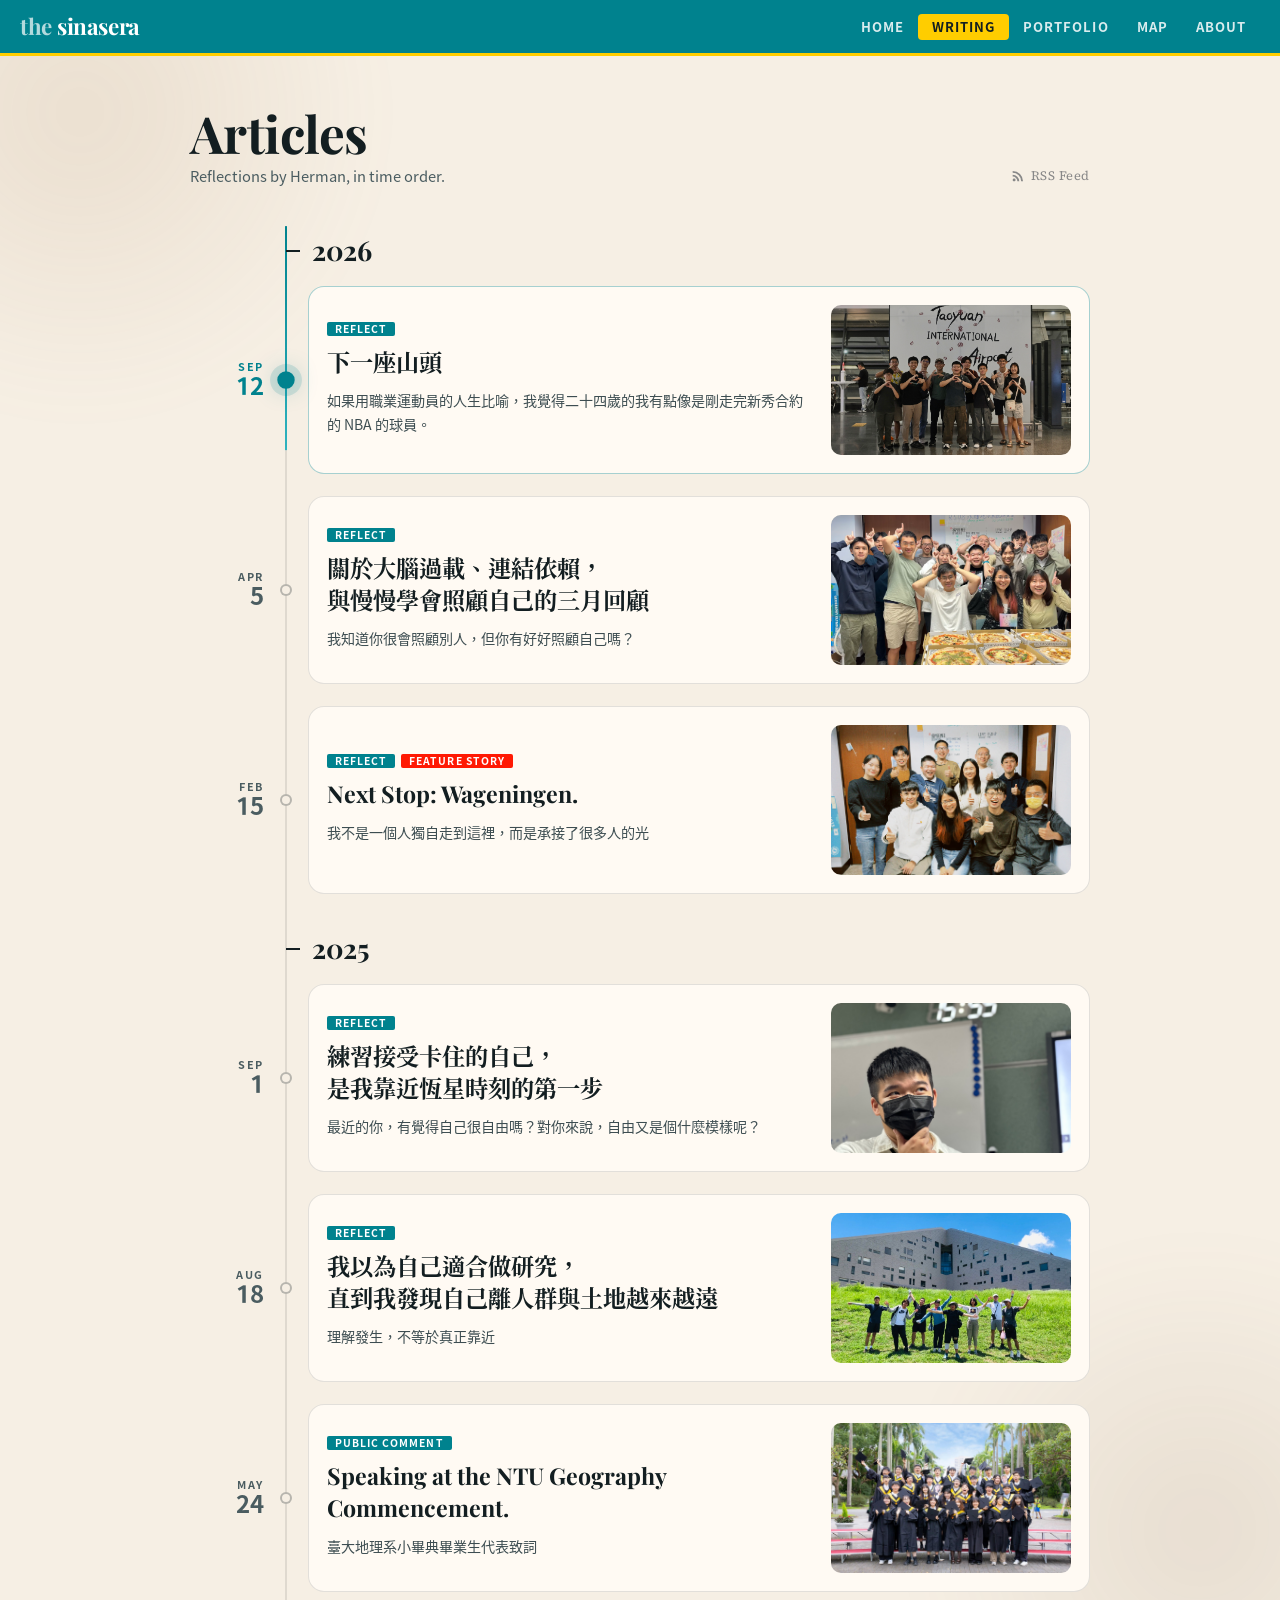
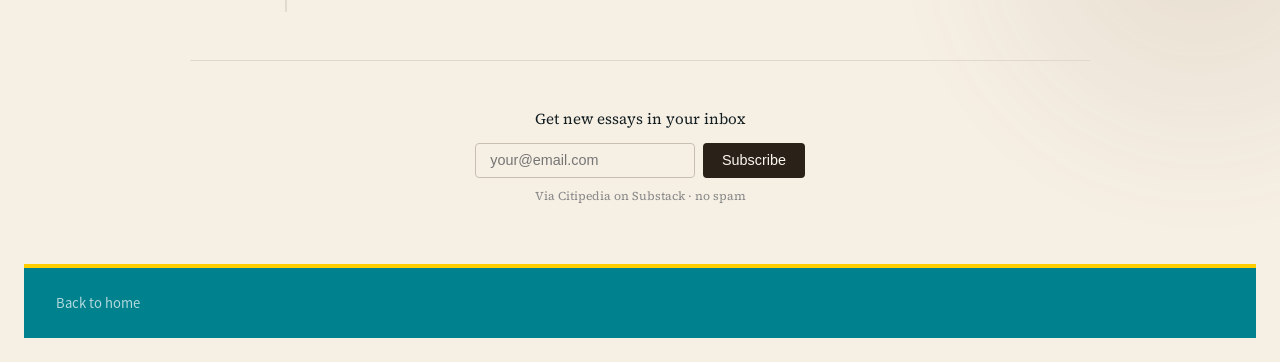
<file: articles/index.html>
<!doctype html>
<html lang="en">
  <head>
    <meta charset="UTF-8" />
    <meta name="viewport" content="width=device-width, initial-scale=1.0" />
    <title>Articles | The Sinasera</title>
    <meta
      name="description"
      content="Writing from The Sinasera."
    />
    <link rel="stylesheet" href="../styles.css" />
    <link rel="alternate" type="application/rss+xml" title="The Sinasera" href="/feed.xml" />
    <script defer src="../script.js"></script>
  </head>
  <body>
    <div class="page-shell">
      <div class="ambient ambient-left"></div>
      <div class="ambient ambient-right"></div>

      <header class="site-header">
        <a class="brand" href="../index.html" aria-label="The Sinasera home">
          <span class="brand-text brand-wordmark">
            <span class="brand-prefix">the</span>
            <span class="brand-name">sinasera</span>
          </span>
        </a>

        <nav class="site-nav" aria-label="Primary">
          <a href="../index.html">Home</a>
          <a href="../articles/index.html" aria-current="page">Writing</a>
          <a href="../portfolio.html">Portfolio</a>
          <a href="../map.html">Map</a>
          <a href="../index.html#about">About</a>
        </nav>

        <button class="nav-toggle" aria-label="開啟選單" aria-expanded="false" aria-controls="nav-drawer">
          <span></span><span></span><span></span>
        </button>
      </header>

      <div class="nav-backdrop" id="nav-backdrop"></div>
      <nav class="nav-drawer" id="nav-drawer" aria-label="Primary">
        <a href="../index.html">Home</a>
        <a href="../articles/index.html" aria-current="page">Writing</a>
        <a href="../portfolio.html">Portfolio</a>
        <a href="../map.html">Map</a>
        <a href="../index.html#about">About</a>
      </nav>

      <main>
        <section class="section reveal writing-archive-page">
          <div class="archive-header">
            <div>
              <h2 class="archive-title">Articles</h2>
              <p class="archive-intro">Reflections by Herman, in time order.</p>
            </div>
            <a class="rss-link" href="../feed.xml" title="Subscribe via RSS">
              <svg xmlns="http://www.w3.org/2000/svg" width="16" height="16" viewBox="0 0 24 24" fill="currentColor" aria-hidden="true"><path d="M6.18 15.64a2.18 2.18 0 0 1 2.18 2.18C8.36 19.01 7.38 20 6.18 20C4.98 20 4 19.01 4 17.82a2.18 2.18 0 0 1 2.18-2.18M4 4.44A15.56 15.56 0 0 1 19.56 20h-2.83A12.73 12.73 0 0 0 4 7.27V4.44m0 5.66a9.9 9.9 0 0 1 9.9 9.9h-2.83A7.07 7.07 0 0 0 4 12.93V10.1z"/></svg>
              RSS Feed
            </a>
          </div>
          <div class="archive-list" data-articles-root="." data-articles-archive></div>

          <div class="subscribe-block">
            <p class="subscribe-label">Get new essays in your inbox</p>
            <form
              action="https://citipedia.substack.com/api/v1/free"
              method="post"
              target="_blank"
              class="subscribe-form"
            >
              <input type="email" name="email" placeholder="your@email.com" required class="subscribe-input" />
              <button type="submit" class="subscribe-btn">Subscribe</button>
            </form>
            <p class="subscribe-note">Via <a href="https://citipedia.substack.com" target="_blank" rel="noopener">Citipedia on Substack</a> · no spam</p>
          </div>
        </section>
      </main>

      <footer class="site-footer">
        <p><a href="../index.html">Back to home</a></p>
      </footer>
    </div>
  </body>
</html>
</file>
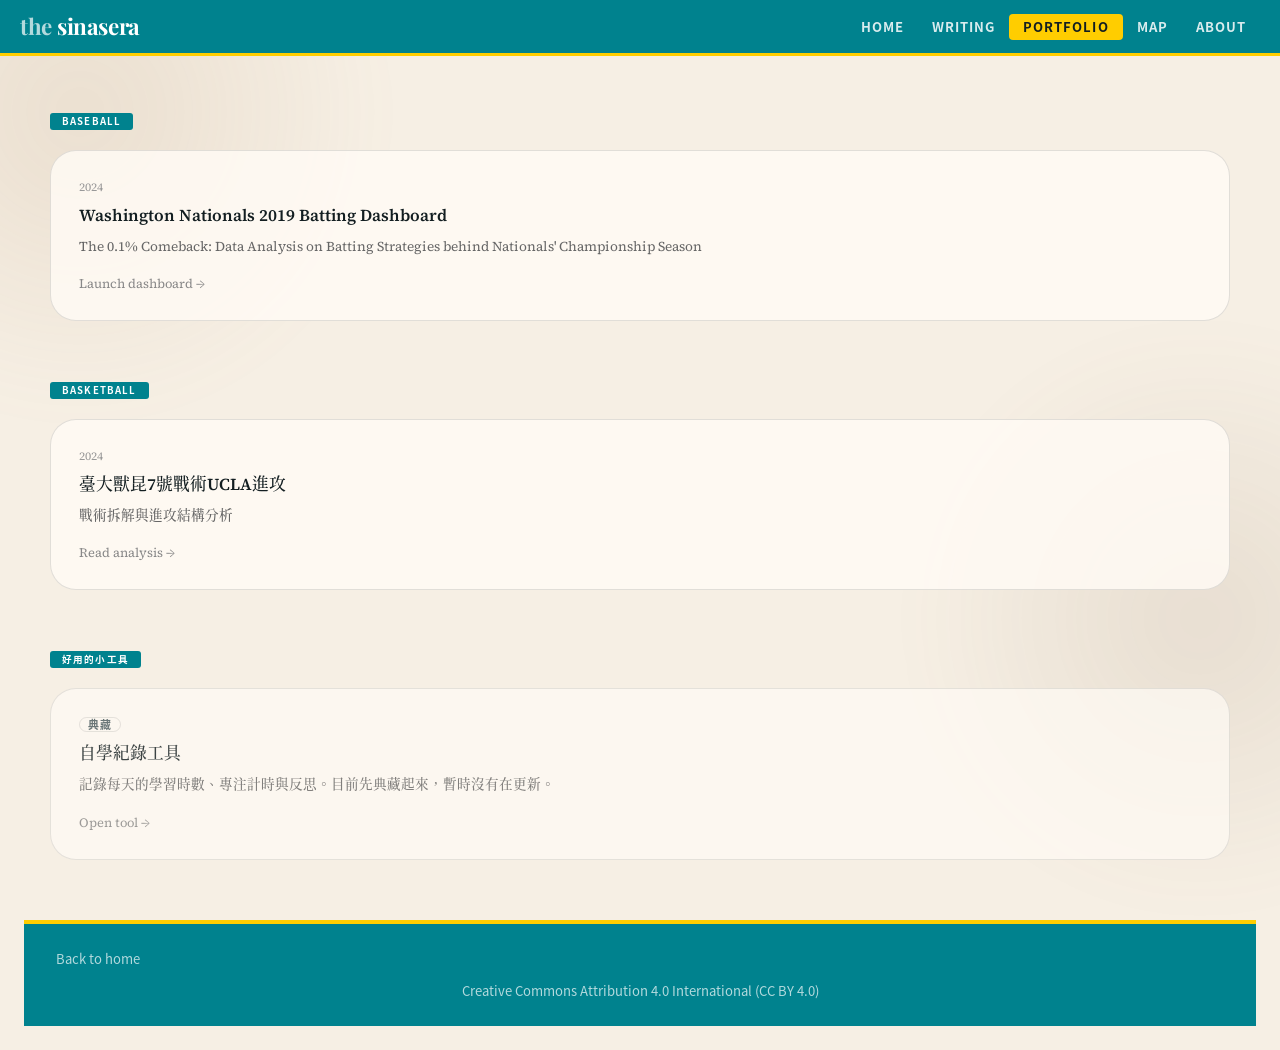
<file: portfolio.html>
<!doctype html>
<html lang="en">
  <head>
    <meta charset="UTF-8" />
    <meta name="viewport" content="width=device-width, initial-scale=1.0" />
    <title>Portfolio | The Sinasera</title>
    <meta
      name="description"
      content="Portfolio page for baseball analysis from The Sinasera."
    />
    <link rel="stylesheet" href="styles.css" />
    <script defer src="script.js"></script>
  </head>
  <body>
    <div class="page-shell">
      <div class="ambient ambient-left"></div>
      <div class="ambient ambient-right"></div>

      <header class="site-header">
        <a class="brand" href="index.html" aria-label="The Sinasera home">
          <span class="brand-text brand-wordmark">
            <span class="brand-prefix">the</span>
            <span class="brand-name">sinasera</span>
          </span>
        </a>

        <nav class="site-nav" aria-label="Primary">
          <a href="index.html">Home</a>
          <a href="articles/index.html">Writing</a>
          <a href="portfolio.html" aria-current="page">Portfolio</a>
          <a href="map.html">Map</a>
          <a href="index.html#about">About</a>
        </nav>

        <button class="nav-toggle" aria-label="開啟選單" aria-expanded="false" aria-controls="nav-drawer">
          <span></span><span></span><span></span>
        </button>
      </header>

      <div class="nav-backdrop" id="nav-backdrop"></div>
      <nav class="nav-drawer" id="nav-drawer" aria-label="Primary">
        <a href="index.html">Home</a>
        <a href="articles/index.html">Writing</a>
        <a href="portfolio.html" aria-current="page">Portfolio</a>
        <a href="map.html">Map</a>
        <a href="index.html#about">About</a>
      </nav>

      <main>
        <section class="section reveal">
          <div class="portfolio-feed" data-portfolio></div>
        </section>
      </main>

      <footer class="site-footer">
        <p><a href="index.html">Back to home</a></p>
        <p class="footer-center"><a href="https://creativecommons.org/licenses/by/4.0/" target="_blank" rel="noopener noreferrer">Creative Commons Attribution 4.0 International (CC BY 4.0)</a></p>
      </footer>
    </div>
  </body>
</html>
</file>
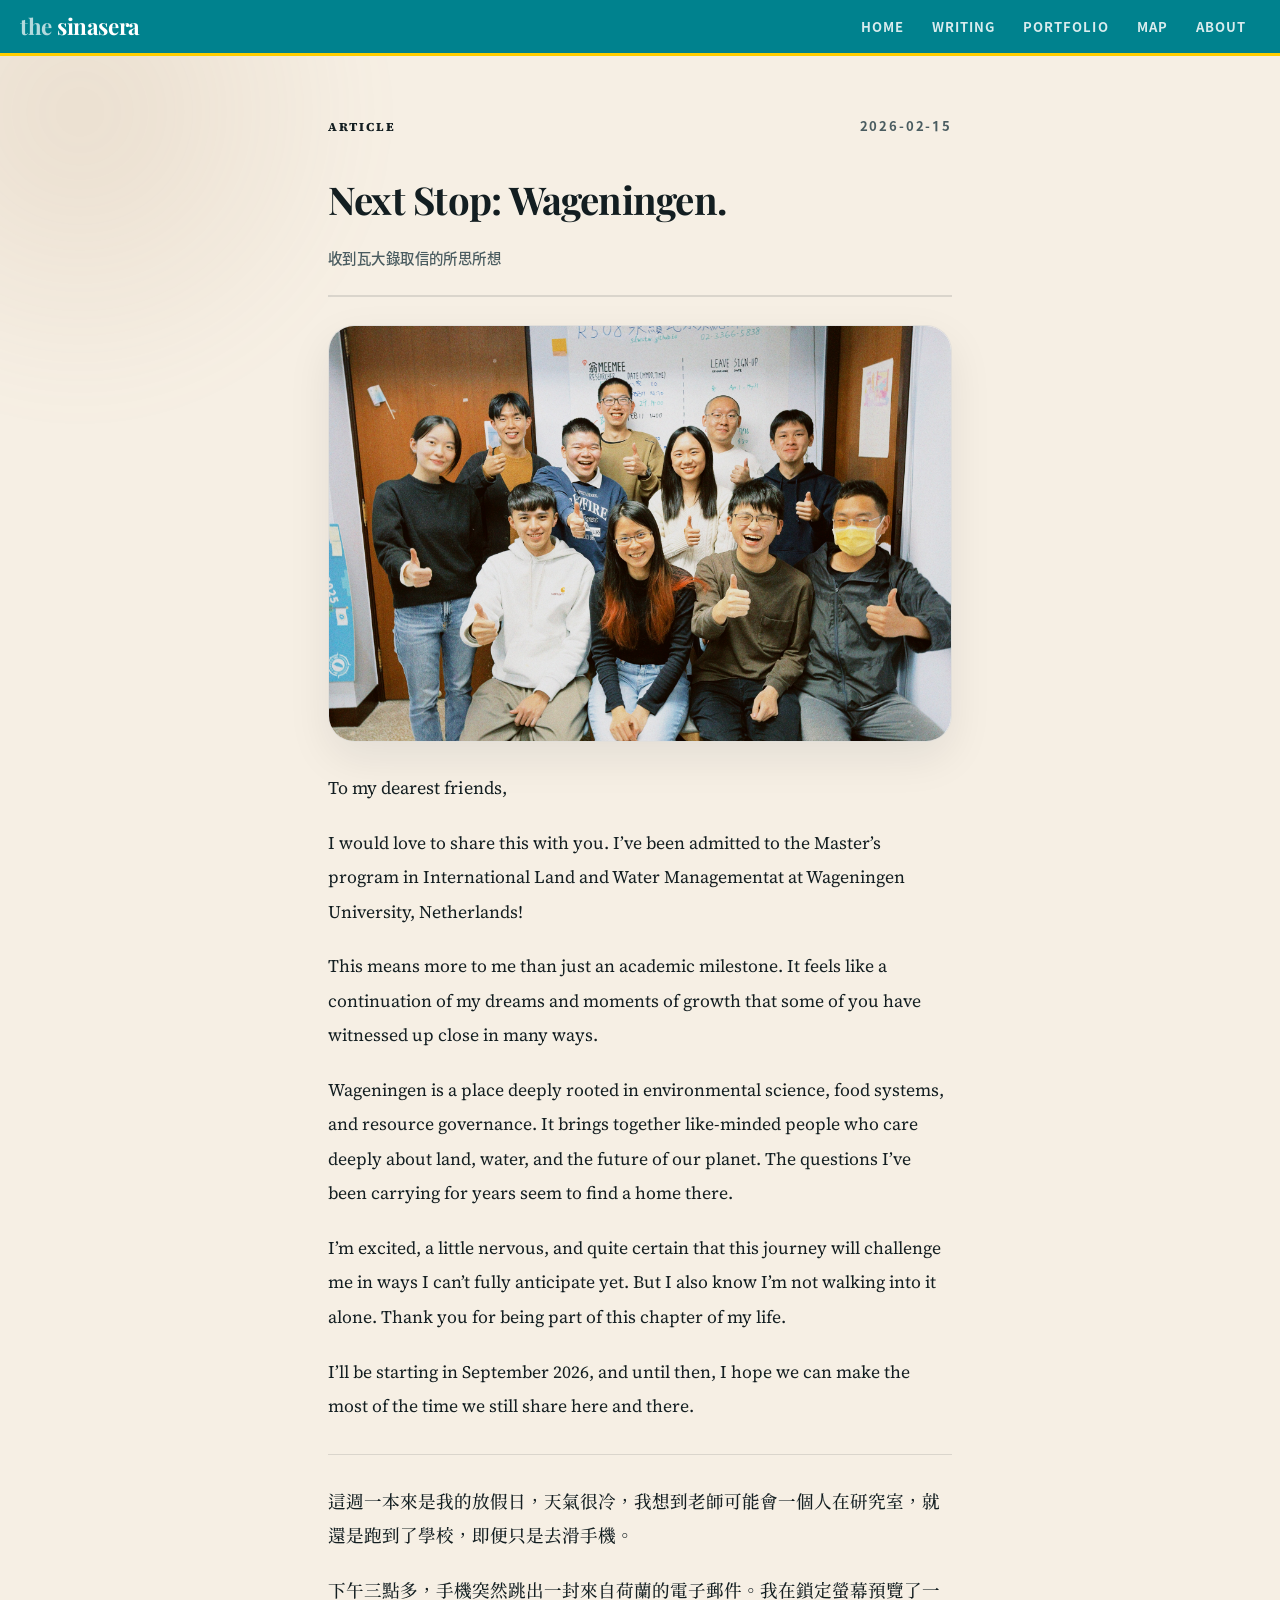
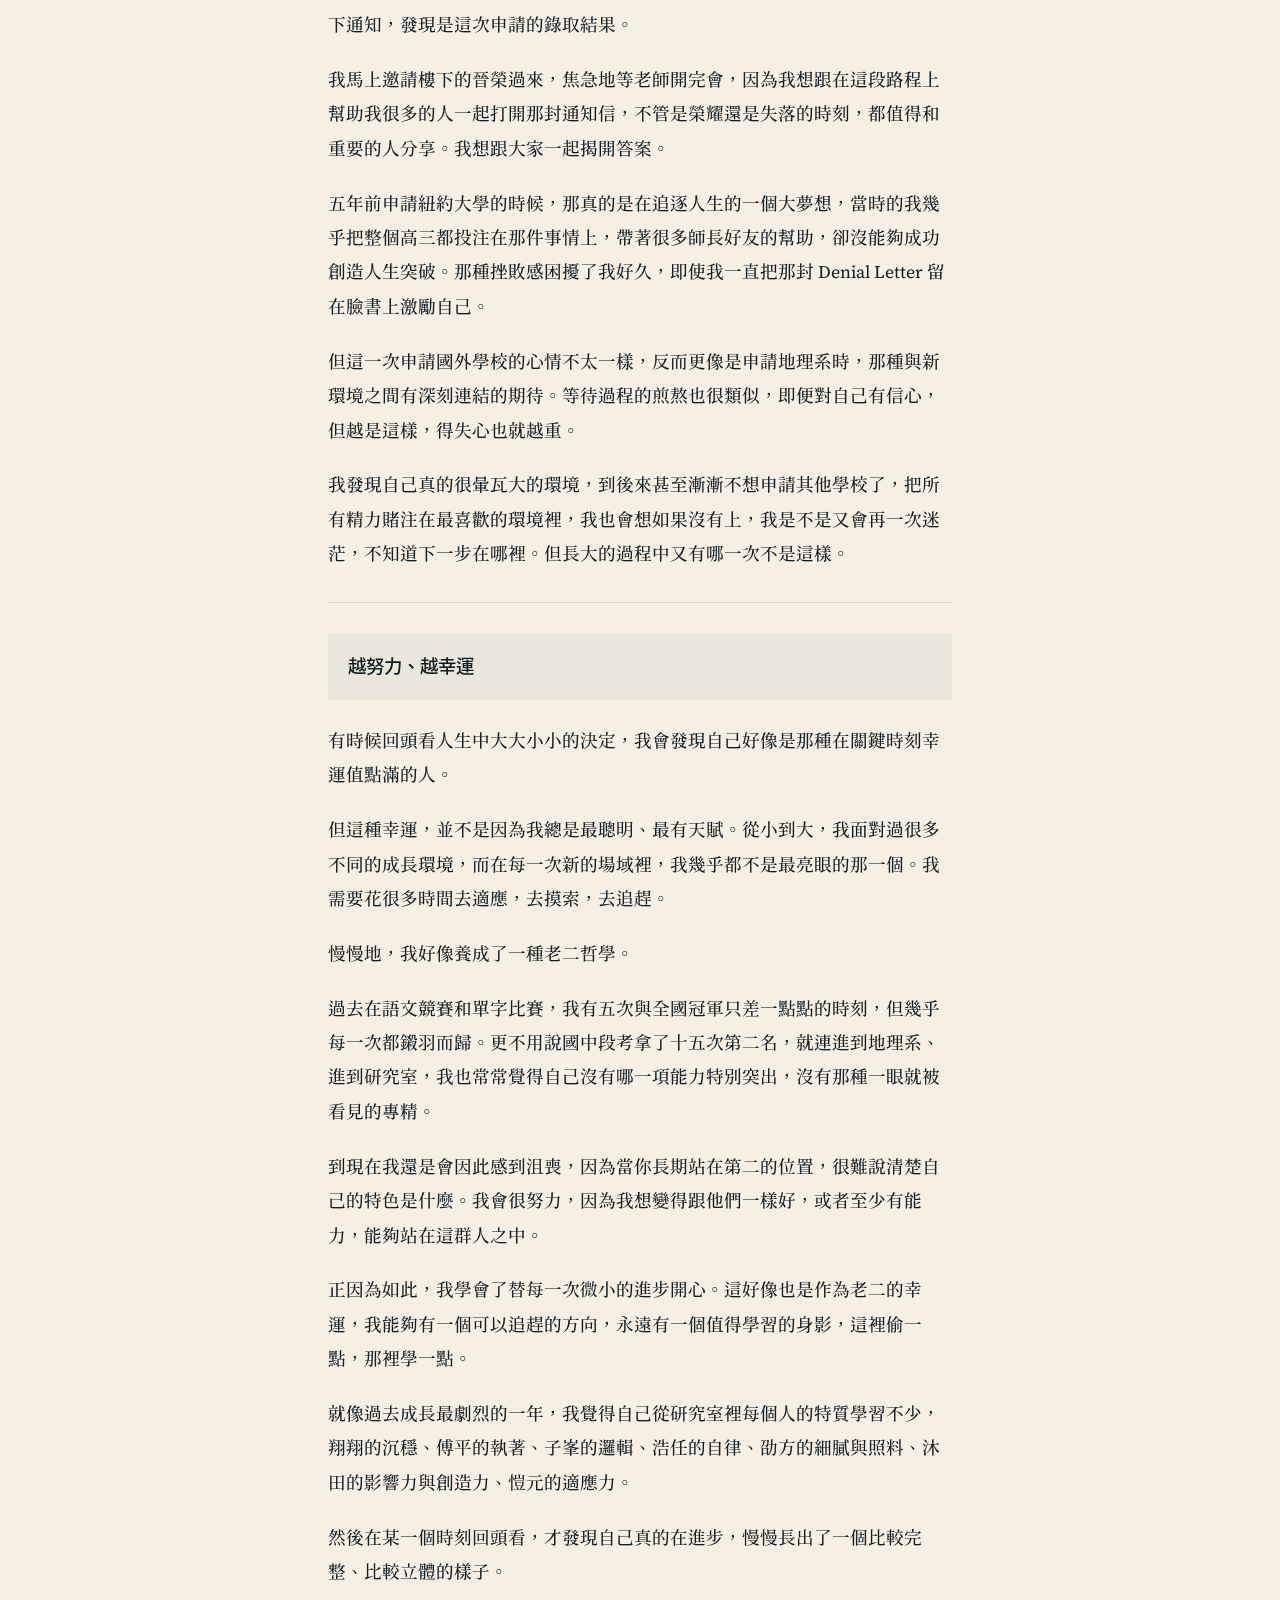
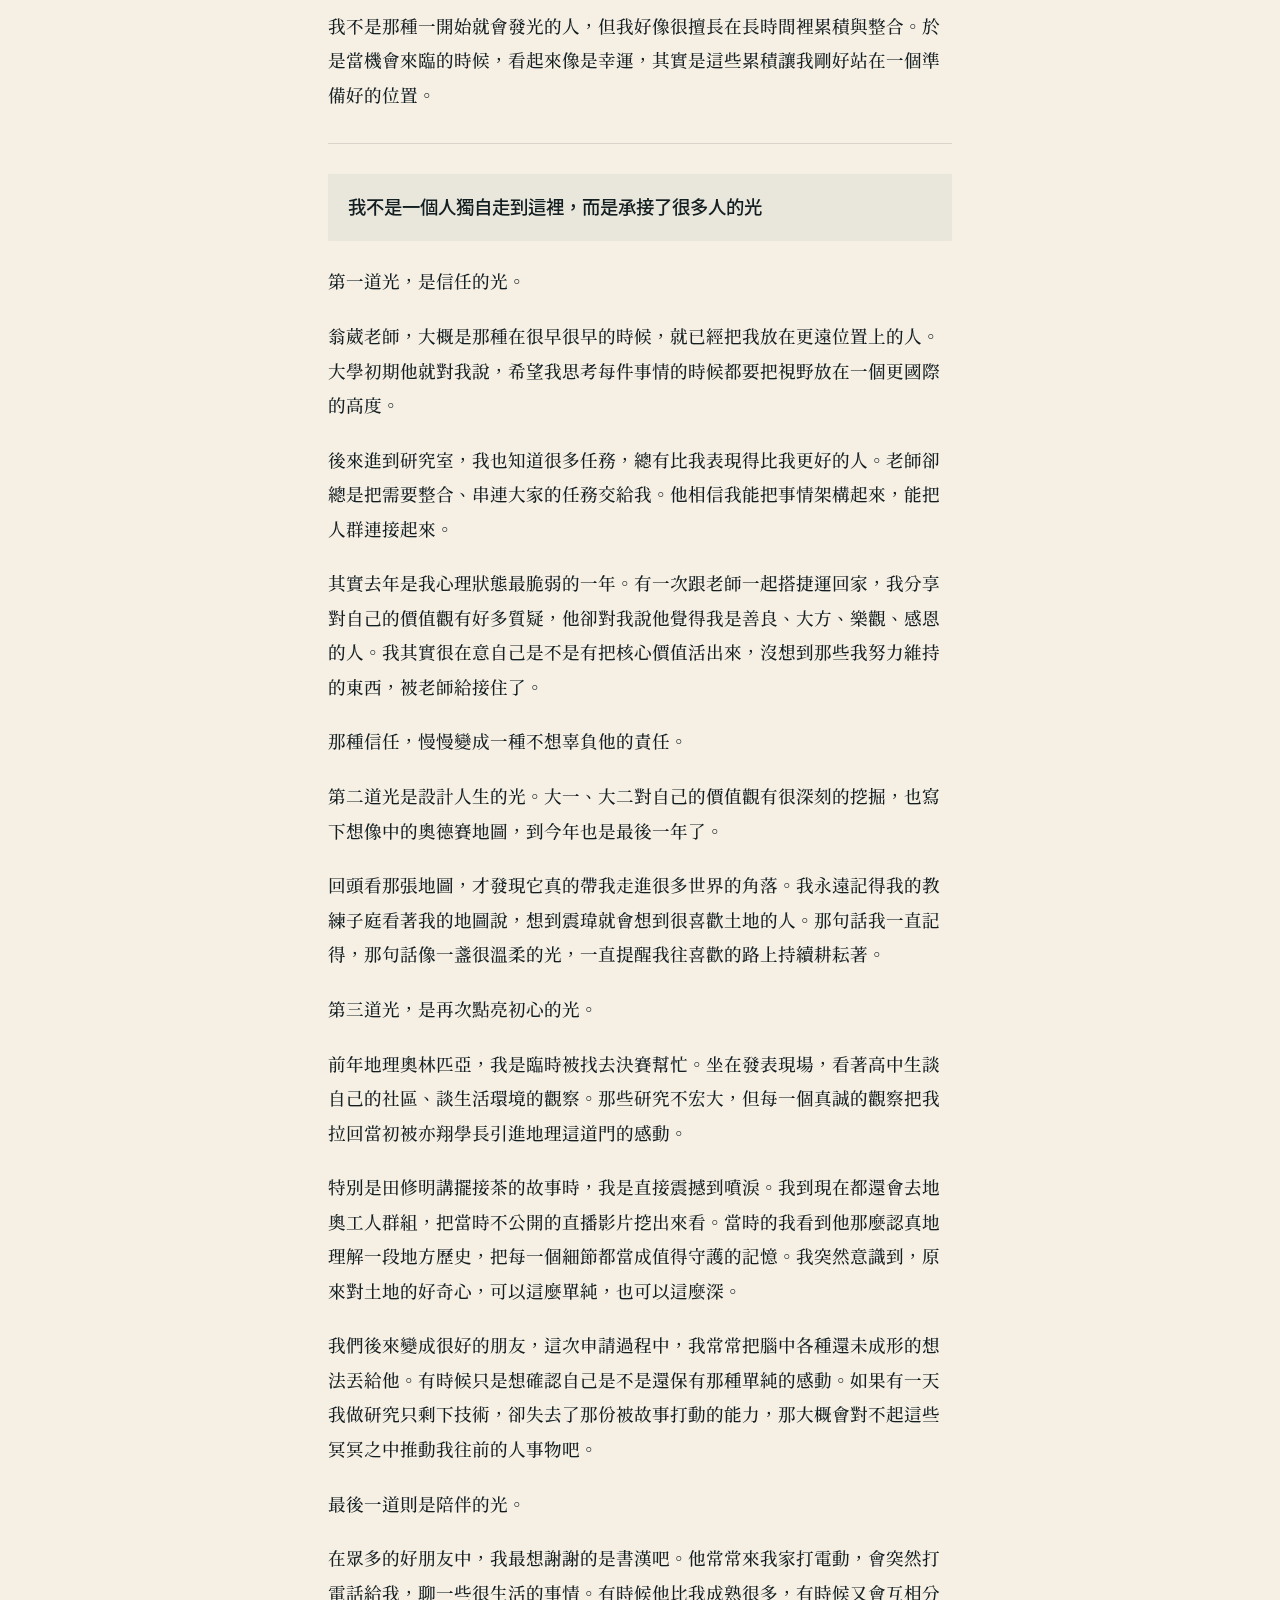
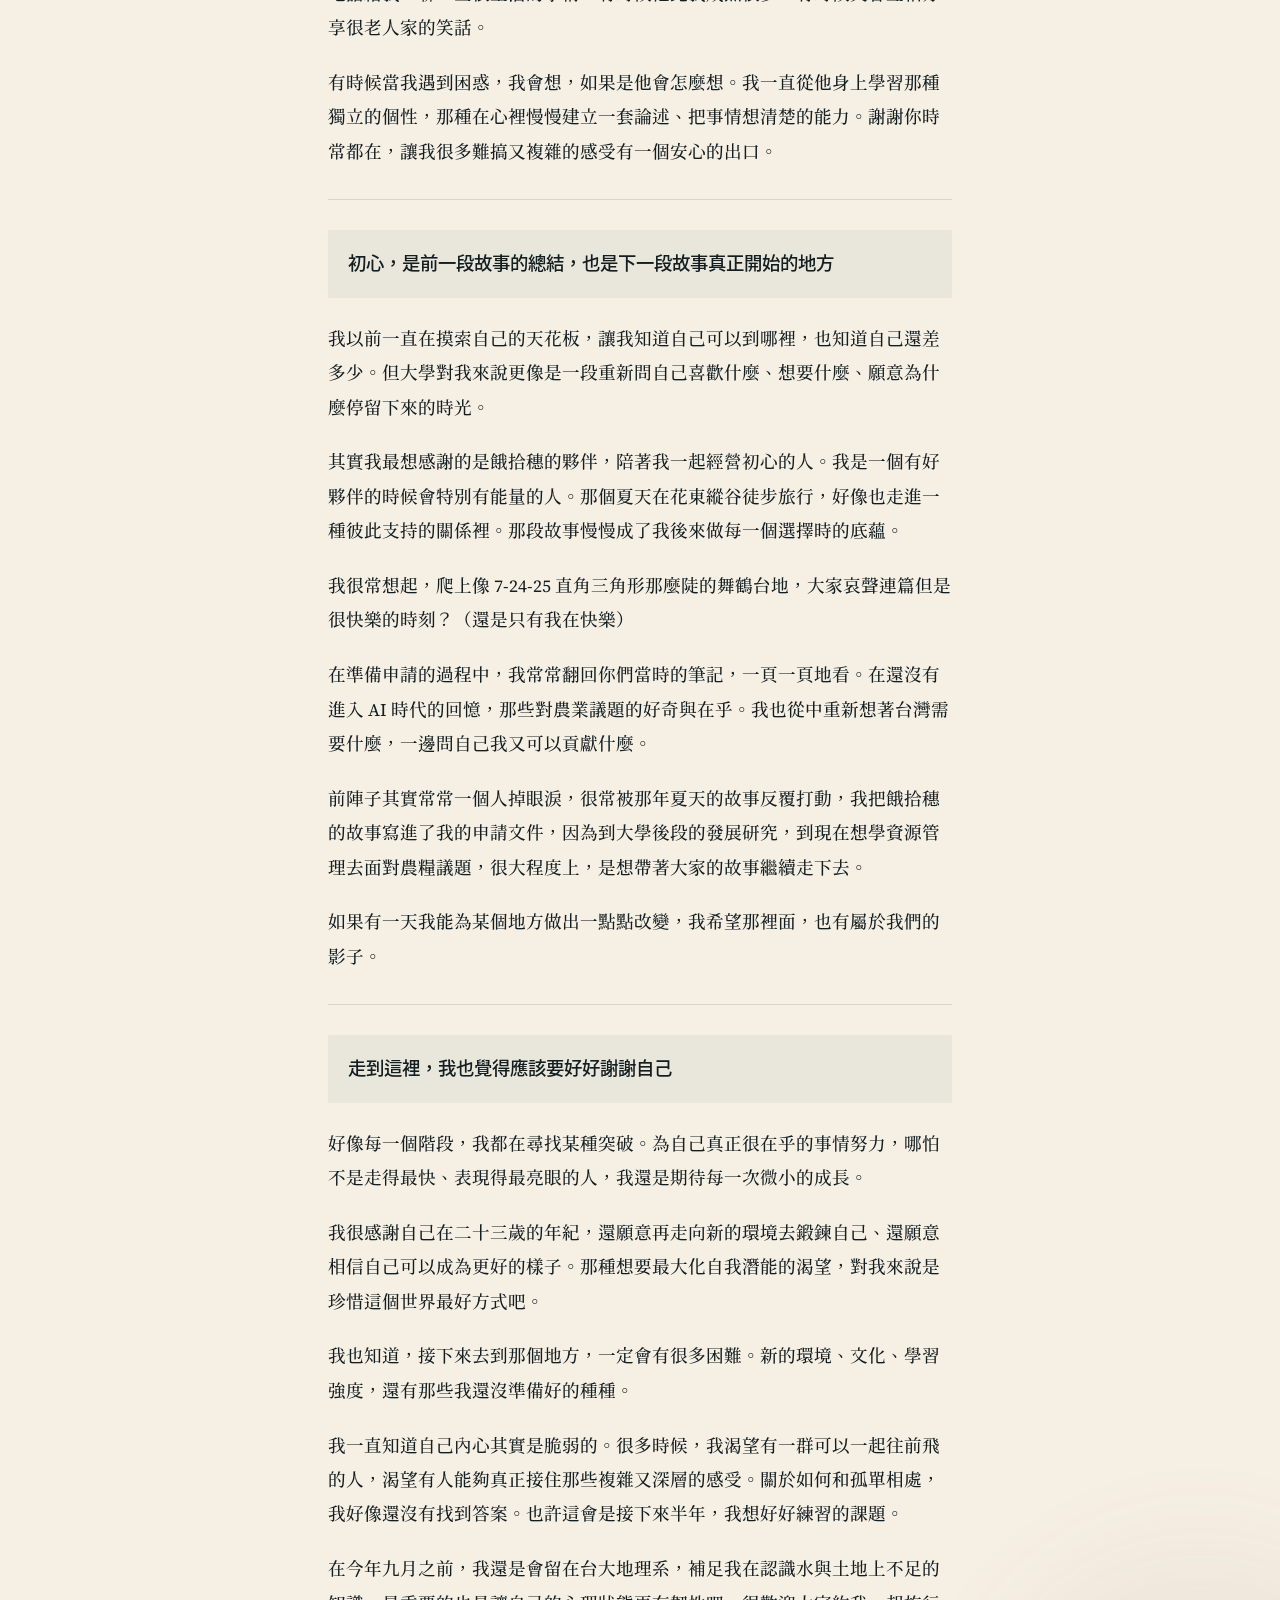
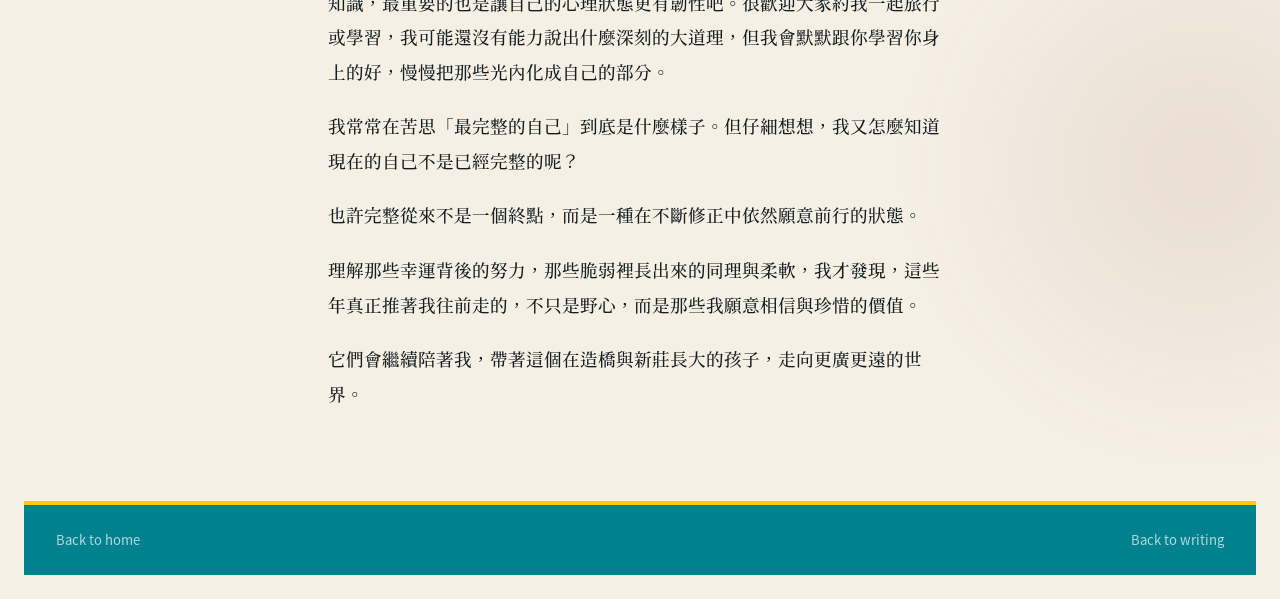
<file: articles/admission-to-wageningen.html>
<!doctype html>
<html lang="en">
  <head>
    <meta charset="UTF-8" />
    <meta name="viewport" content="width=device-width, initial-scale=1.0" />
    <title>Next Stop: Wageningen. | The Sinasera</title>
    <meta
      name="description"
      content="Next Stop: Wageningen, published on 2026-02-15."
    />
    <link rel="stylesheet" href="../styles.css" />
    <script defer src="../script.js"></script>
  </head>
  <body>
    <div class="page-shell">
      <div class="ambient ambient-left"></div>
      <div class="ambient ambient-right"></div>

      <header class="site-header">
        <a class="brand" href="../index.html" aria-label="The Sinasera home">
          <span class="brand-text brand-wordmark">
            <span class="brand-prefix">the</span>
            <span class="brand-name">sinasera</span>
          </span>
        </a>

        <nav class="site-nav" aria-label="Primary">
          <a href="../index.html">Home</a>
          <a href="../articles/index.html">Writing</a>
          <a href="../portfolio.html">Portfolio</a>
          <a href="../map.html">Map</a>
          <a href="../index.html#about">About</a>
        </nav>

        <button class="nav-toggle" aria-label="開啟選單" aria-expanded="false" aria-controls="nav-drawer">
          <span></span><span></span><span></span>
        </button>
      </header>

      <div class="nav-backdrop" id="nav-backdrop"></div>
      <nav class="nav-drawer" id="nav-drawer" aria-label="Primary">
        <a href="../index.html">Home</a>
        <a href="../articles/index.html">Writing</a>
        <a href="../portfolio.html">Portfolio</a>
        <a href="../map.html">Map</a>
        <a href="../index.html#about">About</a>
      </nav>

      <main>
        <article class="article-shell section admission-article">
          <div class="article-header">
            <div class="article-header-top">
              <p class="eyebrow">Article</p>
              <span class="article-date">2026-02-15</span>
            </div>
            <h1>Next Stop: Wageningen.</h1>
            <p class="article-title-zh">收到瓦大錄取信的所思所想</p>
          </div>

          <section class="article-gallery">
            <div class="gallery-card">
              <figure class="gallery-figure">
                <img src="../images/r508-celebration-admission.JPG" alt="Admission celebration photo" />
              </figure>
            </div>
          </section>

          <div class="article-body">
            <p>To my dearest friends,</p>
            <p>
              I would love to share this with you. I’ve been admitted to the Master’s program in International Land and Water Managementat at Wageningen University, Netherlands!
            </p>
            <p>
              This means more to me than just an academic milestone. It feels like a continuation of my dreams and moments of growth that some of you have witnessed up close in many ways.
            </p>
            <p>
              Wageningen is a place deeply rooted in environmental science, food systems, and resource governance. It brings together like-minded people who care deeply about land, water, and the future of our planet. The questions I’ve been carrying for years seem to find a home there.
            </p>
            <p>
              I’m excited, a little nervous, and quite certain that this journey will challenge me in ways I can’t fully anticipate yet. But I also know I’m not walking into it alone. Thank you for being part of this chapter of my life.
            </p>
            <p>
              I’ll be starting in September 2026, and until then, I hope we can make the most of the time we still share here and there.
            </p>

            <hr class="article-break" />

            <p>
              這週一本來是我的放假日，天氣很冷，我想到老師可能會一個人在研究室，就還是跑到了學校，即便只是去滑手機。
            </p>
            <p>
              下午三點多，手機突然跳出一封來自荷蘭的電子郵件。我在鎖定螢幕預覽了一下通知，發現是這次申請的錄取結果。
            </p>
            <p>
              我馬上邀請樓下的晉榮過來，焦急地等老師開完會，因為我想跟在這段路程上幫助我很多的人一起打開那封通知信，不管是榮耀還是失落的時刻，都值得和重要的人分享。我想跟大家一起揭開答案。
            </p>
            <p>
              五年前申請紐約大學的時候，那真的是在追逐人生的一個大夢想，當時的我幾乎把整個高三都投注在那件事情上，帶著很多師長好友的幫助，卻沒能夠成功創造人生突破。那種挫敗感困擾了我好久，即使我一直把那封 Denial Letter 留在臉書上激勵自己。
            </p>
            <p>
              但這一次申請國外學校的心情不太一樣，反而更像是申請地理系時，那種與新環境之間有深刻連結的期待。等待過程的煎熬也很類似，即便對自己有信心，但越是這樣，得失心也就越重。
            </p>
            <p>
              我發現自己真的很暈瓦大的環境，到後來甚至漸漸不想申請其他學校了，把所有精力賭注在最喜歡的環境裡，我也會想如果沒有上，我是不是又會再一次迷茫，不知道下一步在哪裡。但長大的過程中又有哪一次不是這樣。
            </p>

            <hr class="article-break" />

            <blockquote class="article-highlight">越努力、越幸運</blockquote>
            <p>
              有時候回頭看人生中大大小小的決定，我會發現自己好像是那種在關鍵時刻幸運值點滿的人。
            </p>
            <p>
              但這種幸運，並不是因為我總是最聰明、最有天賦。從小到大，我面對過很多不同的成長環境，而在每一次新的場域裡，我幾乎都不是最亮眼的那一個。我需要花很多時間去適應，去摸索，去追趕。
            </p>
            <p>
              慢慢地，我好像養成了一種老二哲學。
            </p>
            <p>
              過去在語文競賽和單字比賽，我有五次與全國冠軍只差一點點的時刻，但幾乎每一次都鎩羽而歸。更不用說國中段考拿了十五次第二名，就連進到地理系、進到研究室，我也常常覺得自己沒有哪一項能力特別突出，沒有那種一眼就被看見的專精。
            </p>
            <p>
              到現在我還是會因此感到沮喪，因為當你長期站在第二的位置，很難說清楚自己的特色是什麼。我會很努力，因為我想變得跟他們一樣好，或者至少有能力，能夠站在這群人之中。
            </p>
            <p>
              正因為如此，我學會了替每一次微小的進步開心。這好像也是作為老二的幸運，我能夠有一個可以追趕的方向，永遠有一個值得學習的身影，這裡偷一點，那裡學一點。
            </p>
            <p>
              就像過去成長最劇烈的一年，我覺得自己從研究室裡每個人的特質學習不少，翔翔的沉穩、傅平的執著、子峯的邏輯、浩任的自律、劭方的細膩與照料、沐田的影響力與創造力、愷元的適應力。
            </p>
            <p>
              然後在某一個時刻回頭看，才發現自己真的在進步，慢慢長出了一個比較完整、比較立體的樣子。
            </p>
            <p>
              我不是那種一開始就會發光的人，但我好像很擅長在長時間裡累積與整合。於是當機會來臨的時候，看起來像是幸運，其實是這些累積讓我剛好站在一個準備好的位置。
            </p>

            <hr class="article-break" />

            <blockquote class="article-highlight">
              我不是一個人獨自走到這裡，而是承接了很多人的光
            </blockquote>
            <p>
              第一道光，是信任的光。
            </p>
            <p>
              翁葳老師，大概是那種在很早很早的時候，就已經把我放在更遠位置上的人。大學初期他就對我說，希望我思考每件事情的時候都要把視野放在一個更國際的高度。
            </p>
            <p>
              後來進到研究室，我也知道很多任務，總有比我表現得比我更好的人。老師卻總是把需要整合、串連大家的任務交給我。他相信我能把事情架構起來，能把人群連接起來。
            </p>
            <p>
              其實去年是我心理狀態最脆弱的一年。有一次跟老師一起搭捷運回家，我分享對自己的價值觀有好多質疑，他卻對我說他覺得我是善良、大方、樂觀、感恩的人。我其實很在意自己是不是有把核心價值活出來，沒想到那些我努力維持的東西，被老師給接住了。
            </p>
            <p>
              那種信任，慢慢變成一種不想辜負他的責任。
            </p>
            <p>
              第二道光是設計人生的光。大一、大二對自己的價值觀有很深刻的挖掘，也寫下想像中的奧德賽地圖，到今年也是最後一年了。
            </p>
            <p>
              回頭看那張地圖，才發現它真的帶我走進很多世界的角落。我永遠記得我的教練子庭看著我的地圖說，想到震瑋就會想到很喜歡土地的人。那句話我一直記得，那句話像一盞很溫柔的光，一直提醒我往喜歡的路上持續耕耘著。
            </p>
            <p>第三道光，是再次點亮初心的光。</p>
            <p>
              前年地理奧林匹亞，我是臨時被找去決賽幫忙。坐在發表現場，看著高中生談自己的社區、談生活環境的觀察。那些研究不宏大，但每一個真誠的觀察把我拉回當初被亦翔學長引進地理這道門的感動。
            </p>
            <p>
              特別是田修明講擺接茶的故事時，我是直接震撼到噴淚。我到現在都還會去地奧工人群組，把當時不公開的直播影片挖出來看。當時的我看到他那麼認真地理解一段地方歷史，把每一個細節都當成值得守護的記憶。我突然意識到，原來對土地的好奇心，可以這麼單純，也可以這麼深。
            </p>
            <p>
              我們後來變成很好的朋友，這次申請過程中，我常常把腦中各種還未成形的想法丟給他。有時候只是想確認自己是不是還保有那種單純的感動。如果有一天我做研究只剩下技術，卻失去了那份被故事打動的能力，那大概會對不起這些冥冥之中推動我往前的人事物吧。
            </p>
            <p>最後一道則是陪伴的光。</p>
            <p>
              在眾多的好朋友中，我最想謝謝的是書漢吧。他常常來我家打電動，會突然打電話給我，聊一些很生活的事情。有時候他比我成熟很多，有時候又會互相分享很老人家的笑話。
            </p>
            <p>
              有時候當我遇到困惑，我會想，如果是他會怎麼想。我一直從他身上學習那種獨立的個性，那種在心裡慢慢建立一套論述、把事情想清楚的能力。謝謝你時常都在，讓我很多難搞又複雜的感受有一個安心的出口。
            </p>

            <hr class="article-break" />

            <blockquote class="article-highlight">
              初心，是前一段故事的總結，也是下一段故事真正開始的地方
            </blockquote>
            <p>
              我以前一直在摸索自己的天花板，讓我知道自己可以到哪裡，也知道自己還差多少。但大學對我來說更像是一段重新問自己喜歡什麼、想要什麼、願意為什麼停留下來的時光。
            </p>
            <p>
              其實我最想感謝的是餓拾穗的夥伴，陪著我一起經營初心的人。我是一個有好夥伴的時候會特別有能量的人。那個夏天在花東縱谷徒步旅行，好像也走進一種彼此支持的關係裡。那段故事慢慢成了我後來做每一個選擇時的底蘊。
            </p>
            <p>
              我很常想起，爬上像 7-24-25 直角三角形那麼陡的舞鶴台地，大家哀聲連篇但是很快樂的時刻？（還是只有我在快樂）
            </p>
            <p>
              在準備申請的過程中，我常常翻回你們當時的筆記，一頁一頁地看。在還沒有進入 AI 時代的回憶，那些對農業議題的好奇與在乎。我也從中重新想著台灣需要什麼，一邊問自己我又可以貢獻什麼。
            </p>
            <p>
              前陣子其實常常一個人掉眼淚，很常被那年夏天的故事反覆打動，我把餓拾穗的故事寫進了我的申請文件，因為到大學後段的發展研究，到現在想學資源管理去面對農糧議題，很大程度上，是想帶著大家的故事繼續走下去。
            </p>
            <p>
              如果有一天我能為某個地方做出一點點改變，我希望那裡面，也有屬於我們的影子。
            </p>

            <hr class="article-break" />

            <blockquote class="article-highlight">
              走到這裡，我也覺得應該要好好謝謝自己
            </blockquote>
            <p>
              好像每一個階段，我都在尋找某種突破。為自己真正很在乎的事情努力，哪怕不是走得最快、表現得最亮眼的人，我還是期待每一次微小的成長。
            </p>
            <p>
              我很感謝自己在二十三歲的年紀，還願意再走向新的環境去鍛鍊自己、還願意相信自己可以成為更好的樣子。那種想要最大化自我潛能的渴望，對我來說是珍惜這個世界最好方式吧。
            </p>
            <p>
              我也知道，接下來去到那個地方，一定會有很多困難。新的環境、文化、學習強度，還有那些我還沒準備好的種種。
            </p>
            <p>
              我一直知道自己內心其實是脆弱的。很多時候，我渴望有一群可以一起往前飛的人，渴望有人能夠真正接住那些複雜又深層的感受。關於如何和孤單相處，我好像還沒有找到答案。也許這會是接下來半年，我想好好練習的課題。
            </p>
            <p>
              在今年九月之前，我還是會留在台大地理系，補足我在認識水與土地上不足的知識，最重要的也是讓自己的心理狀態更有韌性吧。很歡迎大家約我一起旅行或學習，我可能還沒有能力說出什麼深刻的大道理，但我會默默跟你學習你身上的好，慢慢把那些光內化成自己的部分。
            </p>
            <p>
              我常常在苦思「最完整的自己」到底是什麼樣子。但仔細想想，我又怎麼知道現在的自己不是已經完整的呢？
            </p>
            <p>
              也許完整從來不是一個終點，而是一種在不斷修正中依然願意前行的狀態。
            </p>
            <p>
              理解那些幸運背後的努力，那些脆弱裡長出來的同理與柔軟，我才發現，這些年真正推著我往前走的，不只是野心，而是那些我願意相信與珍惜的價值。
            </p>
            <p>
              它們會繼續陪著我，帶著這個在造橋與新莊長大的孩子，走向更廣更遠的世界。
            </p>
          </div>
        </article>
      </main>

      <footer class="site-footer">
        <p><a href="../index.html">Back to home</a></p>
        <p><a href="index.html">Back to writing</a></p>
      </footer>
    </div>
  </body>
</html>
</file>
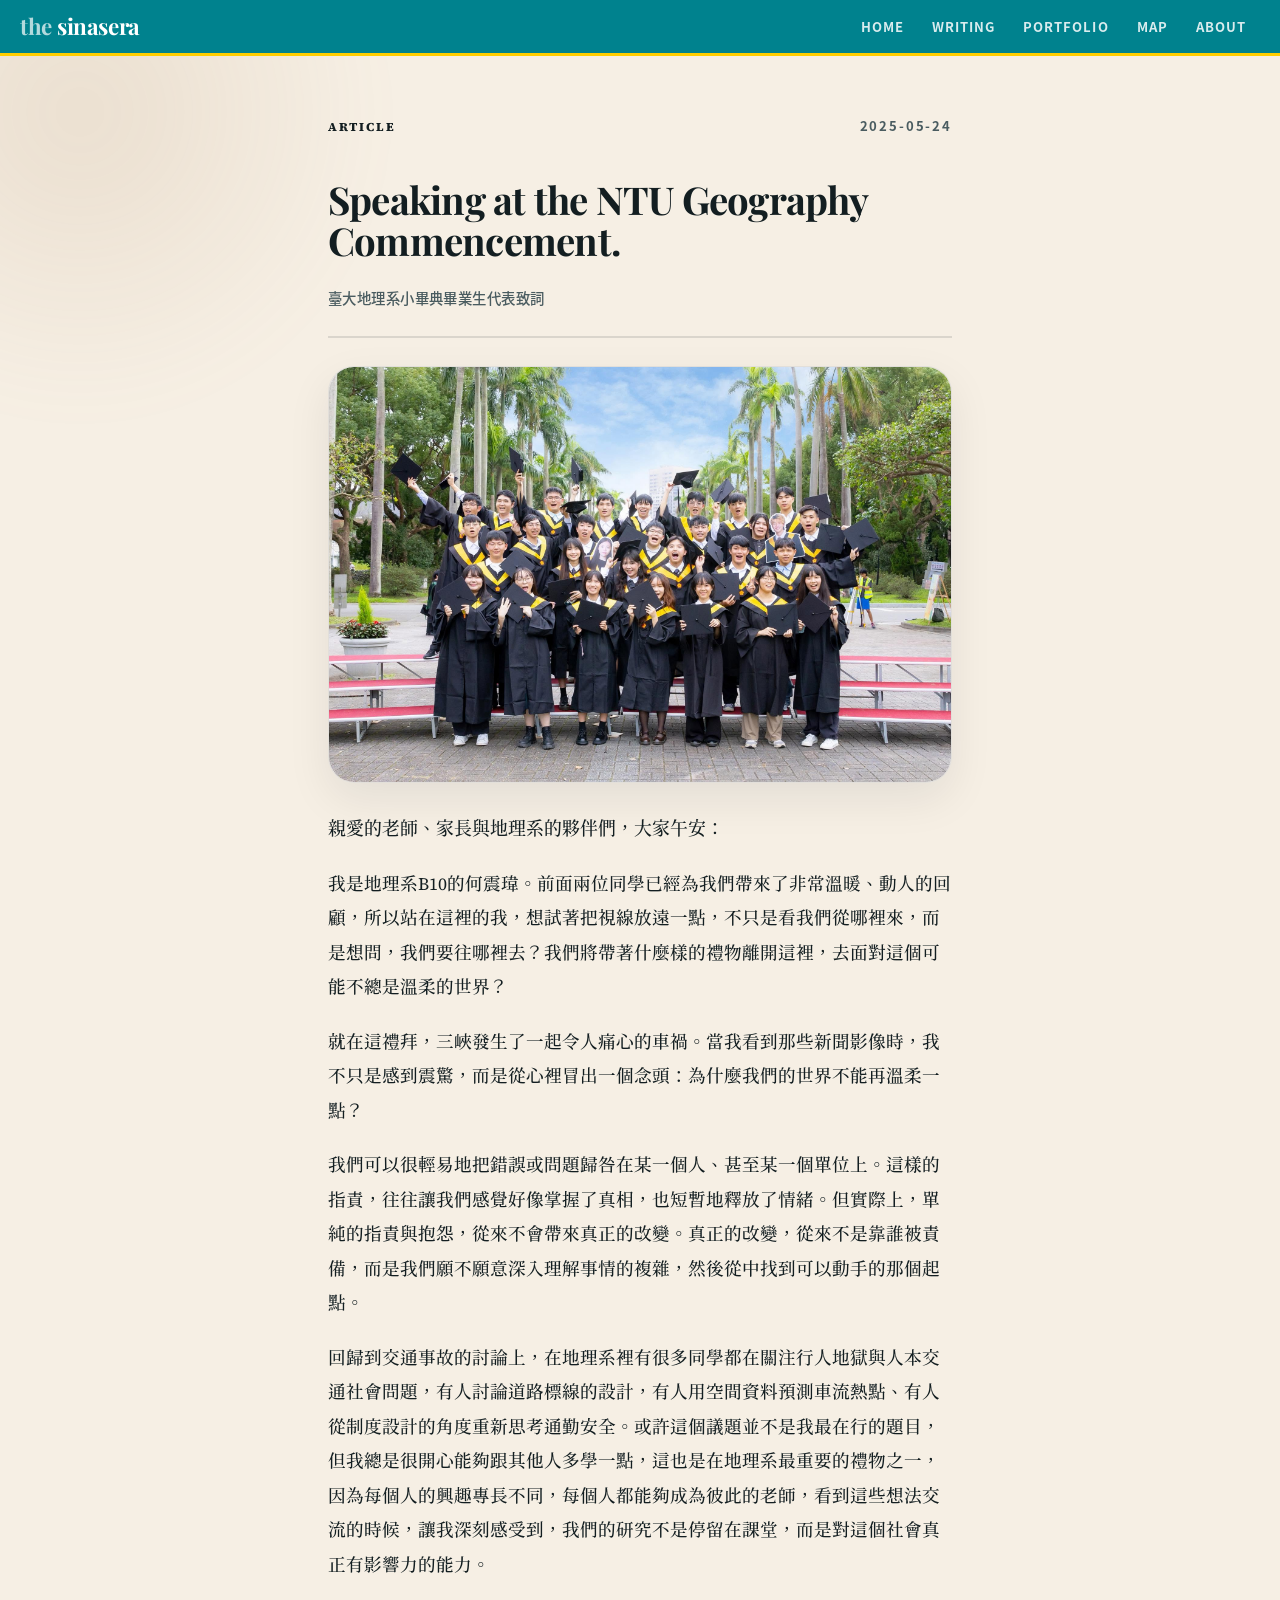
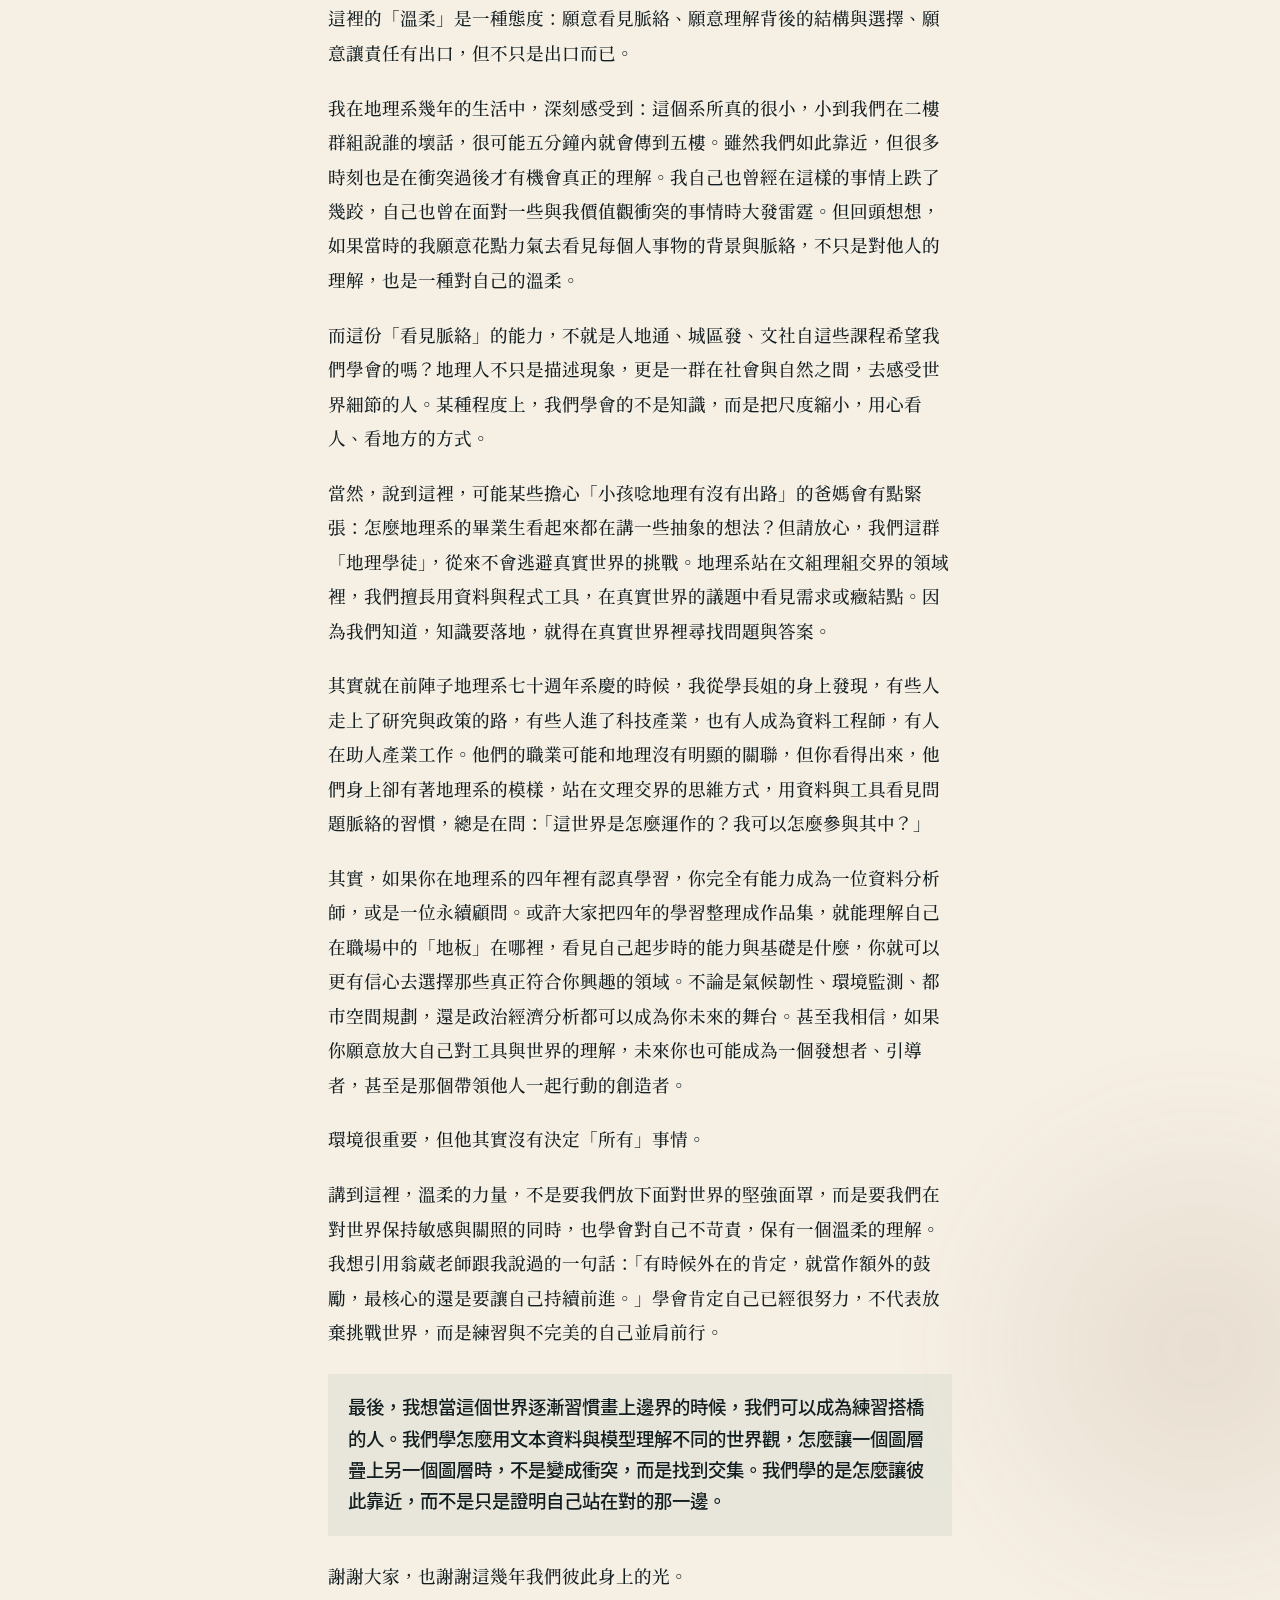
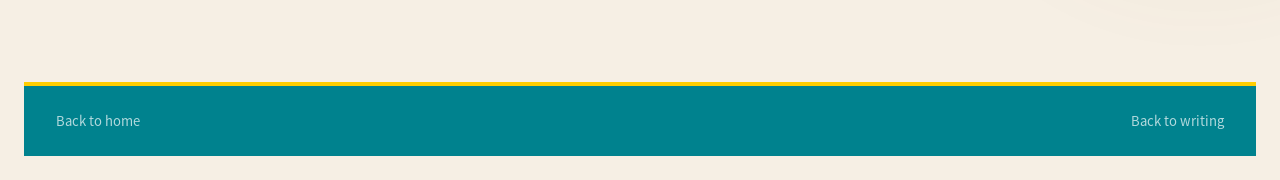
<file: articles/ntu-geography-dept-graduation-speech.html>
<!doctype html>
<html lang="en">
  <head>
    <meta charset="UTF-8" />
    <meta name="viewport" content="width=device-width, initial-scale=1.0" />
    <title>Speaking at the NTU Geography Commencement. | The Sinasera</title>
    <meta
      name="description"
      content="Speaking at the NTU Geography Commencement, published on 2025-05-24."
    />
    <link rel="stylesheet" href="../styles.css" />
    <script defer src="../script.js"></script>
  </head>
  <body>
    <div class="page-shell">
      <div class="ambient ambient-left"></div>
      <div class="ambient ambient-right"></div>

      <header class="site-header">
        <a class="brand" href="../index.html" aria-label="The Sinasera home">
          <span class="brand-text brand-wordmark">
            <span class="brand-prefix">the</span>
            <span class="brand-name">sinasera</span>
          </span>
        </a>

        <nav class="site-nav" aria-label="Primary">
          <a href="../index.html">Home</a>
          <a href="../articles/index.html">Writing</a>
          <a href="../portfolio.html">Portfolio</a>
          <a href="../map.html">Map</a>
          <a href="../index.html#about">About</a>
        </nav>

        <button class="nav-toggle" aria-label="開啟選單" aria-expanded="false" aria-controls="nav-drawer">
          <span></span><span></span><span></span>
        </button>
      </header>

      <div class="nav-backdrop" id="nav-backdrop"></div>
      <nav class="nav-drawer" id="nav-drawer" aria-label="Primary">
        <a href="../index.html">Home</a>
        <a href="../articles/index.html">Writing</a>
        <a href="../portfolio.html">Portfolio</a>
        <a href="../map.html">Map</a>
        <a href="../index.html#about">About</a>
      </nav>

      <main>
        <article class="article-shell section reveal">
          <div class="article-header">
            <div class="article-header-top">
              <p class="eyebrow">Article</p>
              <span class="article-date">2025-05-24</span>
            </div>
            <h1>Speaking at the NTU Geography Commencement.</h1>
            <p class="article-title-zh">臺大地理系小畢典畢業生代表致詞</p>
          </div>

          <section class="article-gallery">
            <div class="gallery-card">
              <figure class="gallery-figure">
                <img src="../images/ntu-geography-speech-01.jpg" alt="NTU Geography commencement speech photo" />
              </figure>
            </div>
          </section>

          <div class="article-body">
            <p>親愛的老師、家長與地理系的夥伴們，大家午安：</p>
            <p>
              我是地理系B10的何震瑋。前面兩位同學已經為我們帶來了非常溫暖、動人的回顧，所以站在這裡的我，想試著把視線放遠一點，不只是看我們從哪裡來，而是想問，我們要往哪裡去？我們將帶著什麼樣的禮物離開這裡，去面對這個可能不總是溫柔的世界？
            </p>
            <p>
              就在這禮拜，三峽發生了一起令人痛心的車禍。當我看到那些新聞影像時，我不只是感到震驚，而是從心裡冒出一個念頭：為什麼我們的世界不能再溫柔一點？
            </p>
            <p>
              我們可以很輕易地把錯誤或問題歸咎在某一個人、甚至某一個單位上。這樣的指責，往往讓我們感覺好像掌握了真相，也短暫地釋放了情緒。但實際上，單純的指責與抱怨，從來不會帶來真正的改變。真正的改變，從來不是靠誰被責備，而是我們願不願意深入理解事情的複雜，然後從中找到可以動手的那個起點。
            </p>
            <p>
              回歸到交通事故的討論上，在地理系裡有很多同學都在關注行人地獄與人本交通社會問題，有人討論道路標線的設計，有人用空間資料預測車流熱點、有人從制度設計的角度重新思考通勤安全。或許這個議題並不是我最在行的題目，但我總是很開心能夠跟其他人多學一點，這也是在地理系最重要的禮物之一，因為每個人的興趣專長不同，每個人都能夠成為彼此的老師，看到這些想法交流的時候，讓我深刻感受到，我們的研究不是停留在課堂，而是對這個社會真正有影響力的能力。
            </p>
            <p>
              這裡的「溫柔」是一種態度：願意看見脈絡、願意理解背後的結構與選擇、願意讓責任有出口，但不只是出口而已。
            </p>
            <p>
              我在地理系幾年的生活中，深刻感受到：這個系所真的很小，小到我們在二樓群組說誰的壞話，很可能五分鐘內就會傳到五樓。雖然我們如此靠近，但很多時刻也是在衝突過後才有機會真正的理解。我自己也曾經在這樣的事情上跌了幾跤，自己也曾在面對一些與我價值觀衝突的事情時大發雷霆。但回頭想想，如果當時的我願意花點力氣去看見每個人事物的背景與脈絡，不只是對他人的理解，也是一種對自己的溫柔。
            </p>
            <p>
              而這份「看見脈絡」的能力，不就是人地通、城區發、文社自這些課程希望我們學會的嗎？地理人不只是描述現象，更是一群在社會與自然之間，去感受世界細節的人。某種程度上，我們學會的不是知識，而是把尺度縮小，用心看人、看地方的方式。
            </p>
            <p>
              當然，說到這裡，可能某些擔心「小孩唸地理有沒有出路」的爸媽會有點緊張：怎麼地理系的畢業生看起來都在講一些抽象的想法？但請放心，我們這群「地理學徒」，從來不會逃避真實世界的挑戰。地理系站在文組理組交界的領域裡，我們擅長用資料與程式工具，在真實世界的議題中看見需求或癥結點。因為我們知道，知識要落地，就得在真實世界裡尋找問題與答案。
            </p>
            <p>
              其實就在前陣子地理系七十週年系慶的時候，我從學長姐的身上發現，有些人走上了研究與政策的路，有些人進了科技產業，也有人成為資料工程師，有人在助人產業工作。他們的職業可能和地理沒有明顯的關聯，但你看得出來，他們身上卻有著地理系的模樣，站在文理交界的思維方式，用資料與工具看見問題脈絡的習慣，總是在問：「這世界是怎麼運作的？我可以怎麼參與其中？」
            </p>
            <p>
              其實，如果你在地理系的四年裡有認真學習，你完全有能力成為一位資料分析師，或是一位永續顧問。或許大家把四年的學習整理成作品集，就能理解自己在職場中的「地板」在哪裡，看見自己起步時的能力與基礎是什麼，你就可以更有信心去選擇那些真正符合你興趣的領域。不論是氣候韌性、環境監測、都市空間規劃，還是政治經濟分析都可以成為你未來的舞台。甚至我相信，如果你願意放大自己對工具與世界的理解，未來你也可能成為一個發想者、引導者，甚至是那個帶領他人一起行動的創造者。
            </p>
            <p>環境很重要，但他其實沒有決定「所有」事情。</p>
            <p>
              講到這裡，溫柔的力量，不是要我們放下面對世界的堅強面罩，而是要我們在對世界保持敏感與關照的同時，也學會對自己不苛責，保有一個溫柔的理解。我想引用翁葳老師跟我說過的一句話：「有時候外在的肯定，就當作額外的鼓勵，最核心的還是要讓自己持續前進。」學會肯定自己已經很努力，不代表放棄挑戰世界，而是練習與不完美的自己並肩前行。
            </p>
            <blockquote class="article-highlight">
              最後，我想當這個世界逐漸習慣畫上邊界的時候，我們可以成為練習搭橋的人。我們學怎麼用文本資料與模型理解不同的世界觀，怎麼讓一個圖層疊上另一個圖層時，不是變成衝突，而是找到交集。我們學的是怎麼讓彼此靠近，而不是只是證明自己站在對的那一邊。
            </blockquote>
            <p>謝謝大家，也謝謝這幾年我們彼此身上的光。</p>
          </div>

        </article>
      </main>

      <footer class="site-footer">
        <p><a href="../index.html">Back to home</a></p>
        <p><a href="../index.html#writing">Back to writing</a></p>
      </footer>
    </div>
  </body>
</html>
</file>
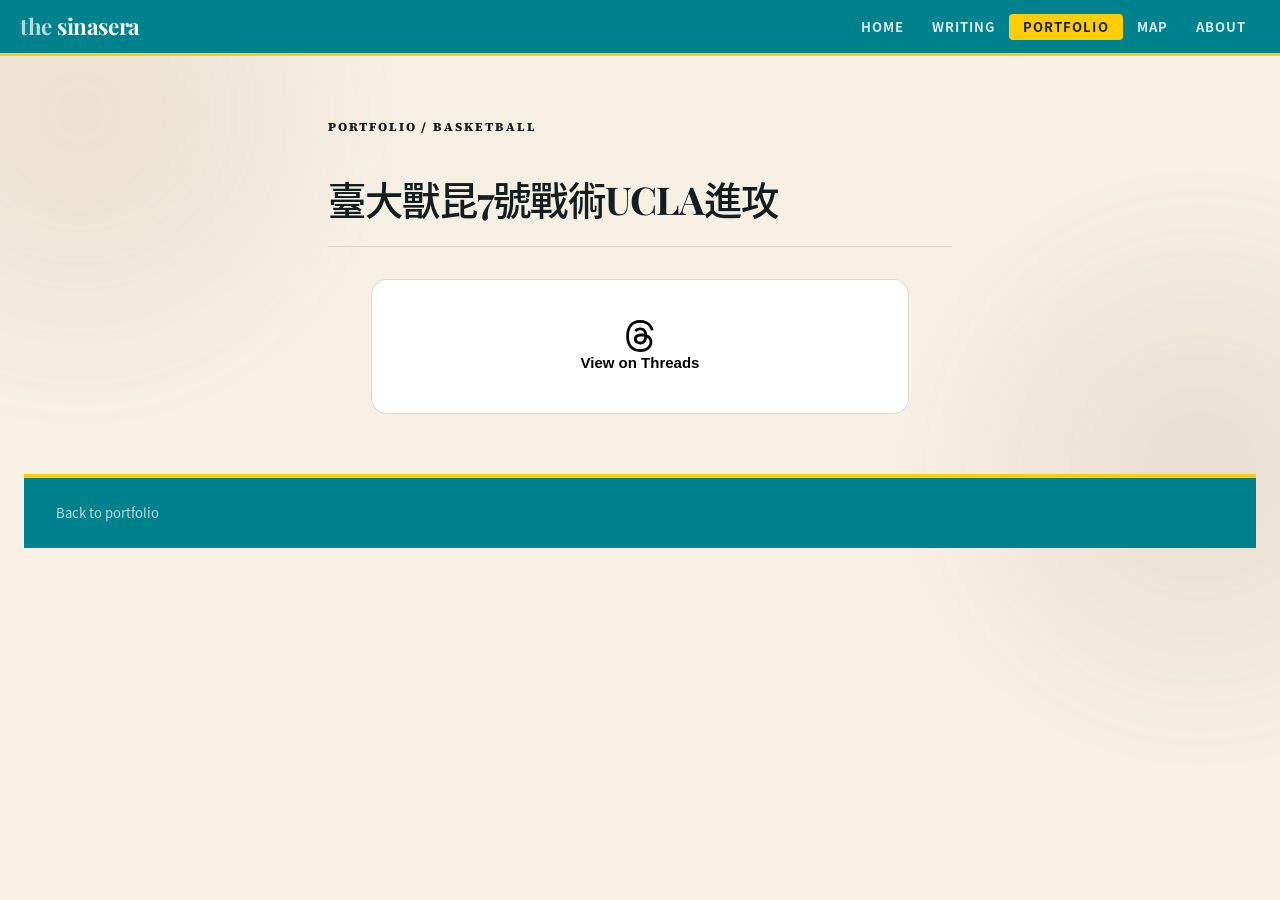
<file: portfolio/basketball/ntu-beast-ucla-offense.html>
<!doctype html>
<html lang="zh-TW">
  <head>
    <meta charset="UTF-8" />
    <meta name="viewport" content="width=device-width, initial-scale=1.0" />
    <title>臺大獸昆7號戰術UCLA進攻 | The Sinasera</title>
    <meta name="description" content="臺大獸昆7號戰術UCLA進攻分析" />
    <link rel="stylesheet" href="../../styles.css" />
    <script defer src="../../script.js"></script>
  </head>
  <body>
    <div class="page-shell">
      <div class="ambient ambient-left"></div>
      <div class="ambient ambient-right"></div>

      <header class="site-header">
        <a class="brand" href="../../index.html" aria-label="The Sinasera home">
          <span class="brand-text brand-wordmark">
            <span class="brand-prefix">the</span>
            <span class="brand-name">sinasera</span>
          </span>
        </a>
        <nav class="site-nav" aria-label="Primary">
          <a href="../../index.html">Home</a>
          <a href="../../articles/index.html">Writing</a>
          <a href="../../portfolio.html" aria-current="page">Portfolio</a>
          <a href="../../map.html">Map</a>
          <a href="../../index.html#about">About</a>
        </nav>

        <button class="nav-toggle" aria-label="開啟選單" aria-expanded="false" aria-controls="nav-drawer">
          <span></span><span></span><span></span>
        </button>
      </header>

      <div class="nav-backdrop" id="nav-backdrop"></div>
      <nav class="nav-drawer" id="nav-drawer" aria-label="Primary">
        <a href="../../index.html">Home</a>
        <a href="../../articles/index.html">Writing</a>
        <a href="../../portfolio.html" aria-current="page">Portfolio</a>
        <a href="../../map.html">Map</a>
        <a href="../../index.html#about">About</a>
      </nav>

      <main>
        <article class="article-shell section reveal">
          <div class="article-header">
            <div class="article-header-top">
              <p class="eyebrow"><a href="../../portfolio.html">Portfolio</a> / Basketball</p>
            </div>
            <h1>臺大獸昆7號戰術UCLA進攻</h1>
          </div>

          <div class="threads-embed-wrapper">
            <blockquote class="text-post-media" data-text-post-permalink="https://www.threads.com/@tsin.ui/post/C5_w48YsBq1" data-text-post-version="0" id="ig-tp-C5_w48YsBq1" style=" background:#FFF; border-width: 1px; border-style: solid; border-color: #00000026; border-radius: 16px; max-width:650px; margin: 1px; min-width:270px; padding:0; width:99.375%; width:-webkit-calc(100% - 2px); width:calc(100% - 2px);"> <a href="https://www.threads.com/@tsin.ui/post/C5_w48YsBq1" style=" background:#FFFFFF; line-height:0; padding:0 0; text-align:center; text-decoration:none; width:100%; font-family: -apple-system, BlinkMacSystemFont, sans-serif;" target="_blank"> <div style=" padding: 40px; display: flex; flex-direction: column; align-items: center;"><div style=" display:block; height:32px; width:32px; padding-bottom:20px;"> <svg aria-label="Threads" height="32px" role="img" viewBox="0 0 192 192" width="32px" xmlns="http://www.w3.org/2000/svg"> <path d="M141.537 88.9883C140.71 88.5919 139.87 88.2104 139.019 87.8451C137.537 60.5382 122.616 44.905 97.5619 44.745C97.4484 44.7443 97.3355 44.7443 97.222 44.7443C82.2364 44.7443 69.7731 51.1409 62.102 62.7807L75.881 72.2328C81.6116 63.5383 90.6052 61.6848 97.2286 61.6848C97.3051 61.6848 97.3819 61.6848 97.4576 61.6855C105.707 61.7381 111.932 64.1366 115.961 68.814C118.893 72.2193 120.854 76.925 121.825 82.8638C114.511 81.6207 106.601 81.2385 98.145 81.7233C74.3247 83.0954 59.0111 96.9879 60.0396 116.292C60.5615 126.084 65.4397 134.508 73.775 140.011C80.8224 144.663 89.899 146.938 99.3323 146.423C111.79 145.74 121.563 140.987 128.381 132.296C133.559 125.696 136.834 117.143 138.28 106.366C144.217 109.949 148.617 114.664 151.047 120.332C155.179 129.967 155.42 145.8 142.501 158.708C131.182 170.016 117.576 174.908 97.0135 175.059C74.2042 174.89 56.9538 167.575 45.7381 153.317C35.2355 139.966 29.8077 120.682 29.6052 96C29.8077 71.3178 35.2355 52.0336 45.7381 38.6827C56.9538 24.4249 74.2039 17.11 97.0132 16.9405C119.988 17.1113 137.539 24.4614 149.184 38.788C154.894 45.8136 159.199 54.6488 162.037 64.9503L178.184 60.6422C174.744 47.9622 169.331 37.0357 161.965 27.974C147.036 9.60668 125.202 0.195148 97.0695 0H96.9569C68.8816 0.19447 47.2921 9.6418 32.7883 28.0793C19.8819 44.4864 13.2244 67.3157 13.0007 95.9325L13 96L13.0007 96.0675C13.2244 124.684 19.8819 147.514 32.7883 163.921C47.2921 182.358 68.8816 191.806 96.9569 192H97.0695C122.03 191.827 139.624 185.292 154.118 170.811C173.081 151.866 172.51 128.119 166.26 113.541C161.776 103.087 153.227 94.5962 141.537 88.9883ZM98.4405 129.507C88.0005 130.095 77.1544 125.409 76.6196 115.372C76.2232 107.93 81.9158 99.626 99.0812 98.6368C101.047 98.5234 102.976 98.468 104.871 98.468C111.106 98.468 116.939 99.0737 122.242 100.233C120.264 124.935 108.662 128.946 98.4405 129.507Z" /></svg></div><div style=" font-size: 15px; line-height: 21px; color: #000000; font-weight: 600; "> View on Threads</div></div></a></blockquote>
            <script async src="https://www.threads.com/embed.js"></script>
          </div>
        </article>
      </main>

      <footer class="site-footer">
        <p><a href="../../portfolio.html">Back to portfolio</a></p>
      </footer>
    </div>
  </body>
</html>
</file>
<file: styles.css>
@import url("https://fonts.googleapis.com/css2?family=Playfair+Display:ital,wght@0,500;0,600;0,700;1,500&family=Source+Serif+4:ital,opsz,wght@0,8..60,400;0,8..60,600;1,8..60,400&display=swap");

/* 中文：源漾明體為主、源漾黑體為輔（子集化 WOFF，見 assets/fonts/web） */
/* 明體（內文、強調）：M；粗體（<strong> 等 700 以上）才用 B */
@font-face {
  font-family: "GenYoMin Text";
  src: url("./assets/fonts/web/GenYoMin2TW-M.woff") format("woff");
  font-weight: 100 600;
  font-style: normal;
  font-display: swap;
}

@font-face {
  font-family: "GenYoMin Text";
  src: url("./assets/fonts/web/GenYoMin2TW-B.woff") format("woff");
  font-weight: 700 900;
  font-style: normal;
  font-display: swap;
}

/* 黑體 M 固定字重（標題、引言框）：不受元素 font-weight 影響 */
@font-face {
  font-family: "GenYoGothic M";
  src: url("./assets/fonts/web/GenYoGothic2TW-M.woff") format("woff");
  font-weight: 100 900;
  font-style: normal;
  font-display: swap;
}

/* 黑體（介面）：R / M / B */
@font-face {
  font-family: "GenYoGothic TW";
  src: url("./assets/fonts/web/GenYoGothic2TW-R.woff") format("woff");
  font-weight: 400;
  font-style: normal;
  font-display: swap;
}

@font-face {
  font-family: "GenYoGothic TW";
  src: url("./assets/fonts/web/GenYoGothic2TW-M.woff") format("woff");
  font-weight: 500;
  font-style: normal;
  font-display: swap;
}

@font-face {
  font-family: "GenYoGothic TW";
  src: url("./assets/fonts/web/GenYoGothic2TW-B.woff") format("woff");
  font-weight: 700;
  font-style: normal;
  font-display: swap;
}

:root {
  --font-brand: "Playfair Display", "GenYoGothic M", Georgia, serif;
  --font-display: "Playfair Display", "GenYoGothic M", Georgia, serif;
  --font-body: "Source Serif 4", "GenYoMin Text", Georgia, serif;
  --font-quote: "GenYoGothic M", system-ui, sans-serif;
  --font-cta: "GenYoGothic TW", system-ui, sans-serif;
  --font-ui: "GenYoGothic TW", system-ui, sans-serif;
  --font-meta: "GenYoGothic TW", system-ui, sans-serif;
  /* Background stays warm */
  --bg: #f6efe4;
  --bg-2: #efe4d2;
  --surface: rgba(255, 251, 245, 0.84);
  --surface-strong: #fffaf3;
  /* Text uses palette dark */
  --text: #131E21;
  --muted: #4a5c60;
  --border: rgba(19, 30, 33, 0.12);
  /* Bold palette */
  --p-red: #FF1903;
  --p-yellow: #FFCD00;
  --p-dark: #131E21;
  --p-teal: #00828E;
  /* Accent = teal */
  --accent: #00828E;
  --accent-dark: #131E21;
  --accent-soft: #b2e0e4;
  --shadow: 0 16px 44px rgba(19, 30, 33, 0.08);
  --radius-xl: 26px;
  --radius-lg: 20px;
  --radius-md: 14px;
  --max-width: 1180px;
}

* {
  box-sizing: border-box;
}

html {
  scroll-behavior: smooth;
}

body {
  margin: 0;
  color: var(--text);
  font-family: var(--font-body);
  background: var(--bg);
}

a {
  color: inherit;
  text-decoration: none;
}

.page-shell {
  position: relative;
  isolation: isolate;
  min-height: 100vh;
  padding: 24px;
  padding-top: 80px;
  overflow: hidden;
}

.ambient {
  position: absolute;
  inset: auto;
  width: 38rem;
  height: 38rem;
  border-radius: 50%;
  filter: blur(40px);
  opacity: 0.32;
  z-index: -1;
}

.ambient-left {
  top: -12rem;
  left: -14rem;
  background: radial-gradient(circle, rgba(163, 122, 79, 0.44), transparent 70%);
}

.ambient-right {
  right: -14rem;
  bottom: 8rem;
  background: radial-gradient(circle, rgba(112, 81, 52, 0.35), transparent 68%);
}

.hero,
.section,
.front-page {
  width: min(var(--max-width), 100%);
  margin: 0 auto;
}


.site-header {
  position: fixed;
  top: 0;
  left: 0;
  right: 0;
  z-index: 100;
  display: flex;
  align-items: center;
  justify-content: space-between;
  gap: 24px;
  padding: 0 20px;
  height: 56px;
  background: var(--p-teal);
  border-bottom: 3px solid var(--p-yellow);
  box-sizing: border-box;
}

.home-header {
  display: grid;
  grid-template-columns: 1fr;
  justify-items: stretch;
  justify-content: stretch;
  gap: 72px;
  padding-top: 112px;
  padding-bottom: 0;
  text-align: center;
}

.brand-home {
  width: 100%;
  display: flex;
  justify-content: center;
  flex-direction: column;
  align-items: center;
  gap: 10px;
  text-align: center;
  margin: 0;
}

.brand {
  display: inline-flex;
  align-items: center;
  gap: 14px;
}

.brand-text {
  text-align: left;
}

.brand-wordmark {
  display: inline-flex;
  flex-direction: row;
  align-items: baseline;
  gap: 0.35em;
}

.brand-prefix {
  display: inline-block;
  color: rgba(255,255,255,0.7);
  font-family: var(--font-brand);
  font-size: 1.4rem;
  line-height: 1;
  letter-spacing: -0.02em;
  text-transform: lowercase;
  font-weight: 700;
}

.brand-name {
  display: inline-block;
  color: #fff;
  font-family: var(--font-brand);
  font-size: 1.4rem;
  line-height: 1;
  font-weight: 700;
  letter-spacing: -0.02em;
  text-transform: lowercase;
}

.brand-text strong,
.site-nav a {
  font-family: var(--font-brand);
  font-weight: 600;
  letter-spacing: -0.018em;
}

.brand-text strong {
  display: block;
  font-size: clamp(2.05rem, 4.2vw, 3.9rem);
  line-height: 0.97;
}

.brand-text small {
  display: block;
  color: var(--muted);
  margin-top: 10px;
  font-size: 0.82rem;
  letter-spacing: 0.1em;
  font-family: var(--font-meta);
}

.site-nav {
  display: flex;
  gap: 0;
  align-items: center;
  background: transparent;
}

.site-nav a {
  padding: 6px 14px;
  border-radius: 4px;
  color: rgba(255,255,255,0.85);
  text-align: center;
  font-size: 0.82rem;
  font-weight: 700;
  letter-spacing: 0.08em;
  text-transform: uppercase;
  transition: background 150ms ease, color 150ms ease;
  font-family: var(--font-meta);
}

.site-nav a:hover,
.site-nav a[aria-current="page"] {
  background: var(--p-yellow);
  color: var(--p-dark);
}

/* ── Hamburger button (mobile only) ── */
.nav-toggle {
  display: none;
  flex-direction: column;
  justify-content: center;
  gap: 5px;
  width: 36px;
  height: 36px;
  padding: 6px;
  background: none;
  border: none;
  cursor: pointer;
  border-radius: 4px;
  transition: background 150ms ease;
}

.nav-toggle:hover {
  background: rgba(255,255,255,0.15);
}

.nav-toggle span {
  display: block;
  width: 100%;
  height: 2px;
  background: #fff;
  border-radius: 2px;
  transition: transform 250ms ease, opacity 250ms ease;
  transform-origin: center;
}

.nav-toggle[aria-expanded="true"] span:nth-child(1) {
  transform: translateY(7px) rotate(45deg);
}

.nav-toggle[aria-expanded="true"] span:nth-child(2) {
  opacity: 0;
}

.nav-toggle[aria-expanded="true"] span:nth-child(3) {
  transform: translateY(-7px) rotate(-45deg);
}

/* ── Sidebar drawer ── */
.nav-drawer {
  position: fixed;
  top: 0;
  right: 0;
  bottom: 0;
  z-index: 200;
  width: 260px;
  background: var(--p-dark);
  border-left: 3px solid var(--p-yellow);
  display: flex;
  flex-direction: column;
  padding: 80px 24px 32px;
  gap: 8px;
  transform: translateX(100%);
  transition: transform 300ms cubic-bezier(0.4, 0, 0.2, 1);
}

.nav-drawer.is-open {
  transform: translateX(0);
}

.nav-drawer a {
  display: block;
  padding: 12px 16px;
  border-radius: 8px;
  color: rgba(255,255,255,0.85);
  font-family: var(--font-meta);
  font-size: 1rem;
  font-weight: 700;
  letter-spacing: 0.08em;
  text-transform: uppercase;
  transition: background 150ms ease, color 150ms ease;
}

.nav-drawer a:hover,
.nav-drawer a[aria-current="page"] {
  background: var(--p-yellow);
  color: var(--p-dark);
}

/* Backdrop overlay */
.nav-backdrop {
  display: none;
  position: fixed;
  inset: 0;
  z-index: 199;
  background: rgba(0,0,0,0.45);
  opacity: 0;
  pointer-events: none;
  transition: opacity 300ms ease;
}

.nav-backdrop.is-open {
  opacity: 1;
  pointer-events: auto;
}

.section {
  margin-top: 28px;
}

.hero {
  display: grid;
  grid-template-columns: 1.4fr 0.95fr;
  gap: 24px;
  align-items: stretch;
  padding-top: 8px;
}

.hero-copy,
.hero-card,
.stat-card,
.content-card,
.project-panel,
.about-card {
  border: 1px solid var(--border);
  border-radius: var(--radius-xl);
  background: var(--surface);
  box-shadow: var(--shadow);
  backdrop-filter: blur(10px);
}

.hero-copy {
  padding: 34px;
}

.eyebrow,
.card-kicker,
.stat-label,
.project-badge,
.sidebar-kicker,
.article-date {
  margin: 0 0 12px;
  color: var(--accent-dark);
  text-transform: uppercase;
  letter-spacing: 0.16em;
  font-size: 0.76rem;
  font-weight: 800;
  font-family: var(--font-meta);
}

.hero-copy h1 {
  margin: 0;
  font-size: clamp(3rem, 5vw, 5.3rem);
  line-height: 0.94;
  max-width: 12ch;
  font-family: var(--font-display);
}

.lede,
.hero-card p,
.section-heading p,
.content-card p,
.stat-card p,
.project-panel p,
.about-card p {
  font-family: var(--font-body);
  color: var(--muted);
  font-size: 1.02rem;
  line-height: 1.8;
}

.lede {
  max-width: 60ch;
  margin: 22px 0 0;
}

.hero-actions {
  display: flex;
  flex-wrap: wrap;
  gap: 12px;
  margin-top: 28px;
}

.button {
  display: inline-flex;
  align-items: center;
  justify-content: center;
  min-height: 48px;
  padding: 0 18px;
  border-radius: 999px;
  border: 1px solid transparent;
  font-family: var(--font-cta);
  font-size: 1.08rem;
  font-weight: 700;
  transition: transform 160ms ease, box-shadow 160ms ease, background 160ms ease;
}

.button:hover {
  transform: translateY(-2px);
}

.button-primary {
  background: linear-gradient(145deg, var(--accent-dark), var(--accent));
  color: #fff6eb;
  box-shadow: 0 10px 24px rgba(63, 43, 34, 0.16);
}

.button-secondary {
  border-color: rgba(93, 59, 36, 0.18);
  background: rgba(255, 251, 245, 0.9);
  color: var(--accent-dark);
}

.hero-card {
  padding: 28px;
  display: flex;
  flex-direction: column;
  justify-content: flex-start;
  gap: 18px;
}

.hero-card-top {
  display: flex;
  align-items: center;
  justify-content: space-between;
  gap: 12px;
}

.pill,
.date-chip {
  display: inline-flex;
  align-items: center;
  border-radius: 999px;
  padding: 8px 12px;
  font-size: 0.8rem;
  font-weight: 800;
}

.pill {
  background: rgba(139, 94, 52, 0.12);
  color: var(--accent-dark);
}

.date-chip {
  background: rgba(46, 36, 24, 0.08);
  color: var(--muted);
}

.hero-card h2 {
  margin: 0;
  font-size: clamp(1.7rem, 2.6vw, 2.7rem);
  line-height: 1.08;
}

.quick-facts {
  display: grid;
  grid-template-columns: repeat(3, minmax(0, 1fr));
  gap: 12px;
  margin: 0;
}

.quick-facts div {
  padding: 14px;
  border-radius: var(--radius-md);
  background: rgba(255, 250, 242, 0.8);
  border: 1px solid rgba(102, 86, 70, 0.12);
}

.quick-facts dt {
  font-size: 0.78rem;
  text-transform: uppercase;
  letter-spacing: 0.12em;
  color: var(--muted);
  margin-bottom: 8px;
}

.quick-facts dd {
  margin: 0;
  font-weight: 800;
  color: var(--text);
}

.mosaic {
  display: grid;
  grid-template-columns: repeat(3, minmax(0, 1fr));
  gap: 18px;
}

.stat-card {
  padding: 22px;
  background: rgba(255, 251, 245, 0.78);
}

.stat-card strong {
  display: block;
  margin-bottom: 10px;
  font-family: var(--font-display);
  font-size: 1.4rem;
  line-height: 1.16;
}

.split-section {
  display: grid;
  grid-template-columns: 0.95fr 1.3fr;
  gap: 22px;
  align-items: start;
}

.section-heading {
  padding: 22px 6px 0 0;
}

.section-heading h2 {
  margin: 0;
  font-size: clamp(2rem, 3vw, 3.2rem);
  line-height: 1.02;
  font-family: var(--font-display);
}

.card-grid {
  display: grid;
  grid-template-columns: repeat(3, minmax(0, 1fr));
  gap: 18px;
}

.card-grid.two-up {
  grid-template-columns: repeat(2, minmax(0, 1fr));
}

.content-card,
.project-panel,
.about-card {
  padding: 22px;
}

.writing-section .section-heading {
  padding-bottom: 8px;
}

.article-feature {
  position: relative;
  display: grid;
  grid-template-columns: minmax(0, 0.95fr) minmax(0, 1.05fr);
  gap: 22px;
  align-items: stretch;
  padding: 24px 0;
  border-bottom: 1px solid var(--border);
}

.article-feature-copy {
  display: grid;
  align-content: start;
  gap: 6px;
  padding: 0;
  max-width: 100%;
}

.article-feature-copy h3 {
  margin: 0;
  font-family: var(--font-display);
  font-size: clamp(1.3rem, 1.8vw, 1.7rem);
  line-height: 1.08;
  letter-spacing: -0.02em;
  font-weight: 500;
  white-space: normal;
}

.article-feature-copy h3 a {
  color: inherit;
}

.article-feature-media {
  position: relative;
  display: block;
  aspect-ratio: 3 / 2;
  width: 85%;
  justify-self: end;
  border-radius: 0;
  overflow: hidden;
  border: 0;
  background: transparent;
  box-shadow: none;
}

.article-feature-media img {
  display: block;
  width: 100%;
  height: 100%;
  object-fit: cover;
  background: transparent;
  padding: 0;
}

.article-title-zh {
  display: block;
  margin: 0;
  color: var(--muted);
  font-size: 0.92rem;
  letter-spacing: 0.03em;
  line-height: 1.5;
  font-weight: 500;
  max-width: 34ch;
  font-family: var(--font-ui);
}

.article-feature-copy .eyebrow {
  order: 3;
  margin: 0;
  font-family: var(--font-meta);
}

.article-feature-readmore {
  display: inline-flex;
  width: fit-content;
  margin-top: 0;
  color: var(--accent-dark);
  font-size: 0.86rem;
  font-weight: 700;
  letter-spacing: 0.08em;
  text-transform: uppercase;
  border-bottom: 1px solid currentColor;
  padding-bottom: 2px;
  align-self: start;
  font-family: var(--font-cta);
}

.front-page {
  display: grid;
  grid-template-columns: minmax(0, 1.55fr) minmax(280px, 0.46fr);
  gap: 30px;
  align-items: start;
  margin-top: 24px;
}

.front-story .article-feature:first-child {
  padding-top: 12px;
}

.front-story .article-feature + .article-feature {
  padding-top: 24px;
}

.archive-list {
  display: grid;
  gap: 0;
  width: min(100%, 900px);
  margin: 0 auto;
}

.archive-list .article-feature {
  grid-template-columns: minmax(0, 1.12fr) minmax(0, 0.88fr);
  padding: 24px 0;
}

.archive-list .article-feature + .article-feature {
  padding-top: 24px;
}

.writing-archive-page {
  padding-top: 0;
}

.archive-header {
  display: flex;
  align-items: baseline;
  justify-content: space-between;
  width: min(100%, 900px);
  margin: 0 auto 2rem;
}

.archive-title {
  font-size: 1.1rem;
  font-weight: 600;
  letter-spacing: 0.08em;
  text-transform: uppercase;
  margin: 0;
}

.rss-link {
  display: inline-flex;
  align-items: center;
  gap: 0.35em;
  font-size: 0.8rem;
  letter-spacing: 0.04em;
  color: var(--color-muted, #888);
  text-decoration: none;
  transition: color 0.15s;
}

.rss-link:hover {
  color: var(--color-text, #333);
}

.subscribe-block {
  width: min(100%, 900px);
  margin: 3rem auto 0;
  padding-top: 2rem;
  border-top: 1px solid var(--color-border, #e0d8cc);
  text-align: center;
}

.subscribe-label {
  font-size: 0.95rem;
  margin-bottom: 0.85rem;
}

.subscribe-form {
  display: flex;
  gap: 0.5rem;
  justify-content: center;
  flex-wrap: wrap;
}

.subscribe-input {
  padding: 0.55rem 0.9rem;
  border: 1px solid var(--color-border, #c8bfb0);
  border-radius: 4px;
  font-size: 0.9rem;
  background: transparent;
  min-width: 220px;
  color: inherit;
}

.subscribe-input:focus {
  outline: none;
  border-color: var(--color-text, #333);
}

.subscribe-btn {
  padding: 0.55rem 1.2rem;
  background: var(--color-text, #2a2118);
  color: var(--color-bg, #faf6f0);
  border: none;
  border-radius: 4px;
  font-size: 0.9rem;
  cursor: pointer;
  transition: opacity 0.15s;
}

.subscribe-btn:hover {
  opacity: 0.8;
}

.subscribe-note {
  margin-top: 0.6rem;
  font-size: 0.75rem;
  color: var(--color-muted, #888);
}

.archive-list .article-feature:last-child,
.front-story .article-feature:last-child {
  border-bottom: 0;
  padding-bottom: 0;
}

.front-story {
  min-width: 0;
}

.front-story-heading {
  padding: 0 0 14px;
  margin-bottom: 14px;
  border-bottom: 1px solid var(--border);
}

.front-sidebar {
  display: grid;
  gap: 18px;
  padding-left: 18px;
  border-left: 1px solid var(--border);
}

.sidebar-card {
  padding: 0 0 18px;
  border-bottom: 1px solid var(--border);
}

.sidebar-card:last-child {
  border-bottom: 0;
}

.sidebar-kicker {
  margin: 0 0 12px;
  color: var(--accent-dark);
  text-transform: uppercase;
  letter-spacing: 0.16em;
  font-size: 0.76rem;
  font-weight: 800;
  font-family: var(--font-meta);
}

.sidebar-card p,
.sidebar-card a {
  font-family: var(--font-ui);
  color: var(--muted);
  line-height: 1.45;
}

.sidebar-card a {
  display: block;
  margin-top: 8px;
  color: var(--accent-dark);
  font-weight: 700;
}

.article-card-link {
  display: grid;
  gap: 10px;
}

.content-card h3,
.portfolio-main h3,
.project-panel h3 {
  margin: 0 0 12px;
  font-size: 1.55rem;
  line-height: 1.12;
  font-family: var(--font-display);
}

.accent-card {
  background:
    linear-gradient(180deg, rgba(255, 250, 243, 0.92), rgba(241, 226, 200, 0.72)),
    var(--surface);
}

.featured-project {
  display: grid;
  grid-template-columns: 0.85fr 1.15fr;
  gap: 18px;
  align-items: stretch;
}

.featured-copy {
  padding: 18px 8px 18px 0;
}

.project-panel {
  background:
    linear-gradient(145deg, rgba(139, 94, 52, 0.14), rgba(255, 251, 245, 0.94)),
    var(--surface);
}

.mini-list {
  margin: 18px 0 0;
  padding-left: 18px;
  color: var(--text);
  line-height: 1.8;
}

.about-section {
  display: grid;
  grid-template-columns: 1fr 0.9fr;
  gap: 18px;
  align-items: center;
}

.about-card {
  background: rgba(255, 250, 242, 0.86);
}

.site-footer {
  display: flex;
  flex-wrap: wrap;
  justify-content: space-between;
  align-items: center;
  gap: 14px;
  padding: 28px 32px;
  background: var(--p-teal);
  color: rgba(255,255,255,0.7);
  font-size: 0.82rem;
  font-family: var(--font-meta);
  margin-top: 60px;
  border-top: 4px solid var(--p-yellow);
}

.site-footer p { margin: 0; }
.site-footer a { color: rgba(255,255,255,0.7); }
.site-footer a:hover { color: var(--p-yellow); }

.site-footer .footer-center {
  flex: 0 0 100%;
  margin: 4px 0 0;
  text-align: center;
}

.article-shell {
  max-width: 78ch;
}

.article-header {
  padding: 10px 0 26px;
  border-bottom: 1px solid var(--border);
}

.article-header-top {
  display: flex;
  align-items: baseline;
  justify-content: space-between;
  gap: 16px;
  margin-bottom: 32px;
}

.article-date {
  color: var(--muted);
  font-size: 0.82rem;
  font-weight: 700;
  letter-spacing: 0.14em;
  text-transform: uppercase;
  font-family: var(--font-meta);
}

.article-header h1 {
  margin: 0;
  font-family: var(--font-display);
  font-size: clamp(2.1rem, 3vw, 3.2rem);
  line-height: 1.06;
  letter-spacing: -0.02em;
}

.article-title-zh {
  display: block;
  margin: 28px 0 0;
  color: var(--muted);
  font-size: 0.9rem;
  letter-spacing: 0.03em;
  line-height: 1.5;
  font-weight: 500;
  max-width: 34ch;
  font-family: var(--font-ui);
}

.article-break {
  border: 0;
  border-top: 1px solid var(--border);
  margin: 30px 0;
}

.article-section-heading,
.article-body h2,
.article-body h3 {
  margin: 0 0 14px;
  font-family: var(--font-ui);
  font-weight: 700;
  font-size: clamp(1.2rem, 1.8vw, 1.6rem);
  line-height: 1.35;
  letter-spacing: 0.01em;
}

.article-body h2 {
  margin-top: 2em;
}

.article-body h3 {
  margin-top: 1.6em;
  font-size: clamp(1.05rem, 1.4vw, 1.25rem);
}

.article-header p,
.article-body,
.article-gallery,
.article-highlight {
  font-family: var(--font-body);
}

/* 中文副標：源漾黑體（需蓋過 .article-header p） */
.article-header .article-title-zh {
  font-family: var(--font-ui);
}

/* 圖說與註解：源漾黑體 */
.gallery-figure figcaption,
.gallery-figure figcaption p,
.article-body figcaption,
.article-body small,
.article-note {
  font-family: var(--font-ui);
  font-size: 0.9rem;
  line-height: 1.7;
  color: var(--muted);
}

.article-meta {
  display: flex;
  flex-wrap: wrap;
  gap: 12px;
  margin-top: 14px;
  color: var(--muted);
  font-size: 0.95rem;
  font-family: var(--font-meta);
}

.article-body {
  padding: 28px 0 8px;
  max-width: none;
}

.article-body p {
  margin: 0 0 1.15em;
  font-size: 1.1rem;
  line-height: 1.96;
}

.article-body p:first-child {
  font-size: 1.12rem;
}

.article-body blockquote {
  margin: 24px 0;
  padding: 18px 20px;
  border-left: 4px solid var(--accent-2);
  background: rgba(31, 111, 84, 0.06);
  color: var(--text);
  font-family: var(--font-quote);
  font-size: 1.15rem;
  line-height: 1.7;
}

.article-highlight {
  margin: 28px 0;
  padding: 18px 20px;
  border-left: 4px solid var(--accent);
  background: rgba(154, 103, 56, 0.08);
  color: var(--text);
  font-family: var(--font-quote);
  font-size: 1.18rem;
  line-height: 1.75;
}

.article-gallery {
  display: grid;
  gap: 18px;
  padding-top: 28px;
  border-top: 1px solid var(--border);
  max-width: none;
}

.gallery-card {
  border: 1px solid var(--border);
  border-radius: var(--radius-xl);
  background: rgba(255, 251, 245, 0.9);
  box-shadow: var(--shadow);
  overflow: hidden;
}

.gallery-figure {
  margin: 0;
  display: grid;
}

.gallery-figure img {
  display: block;
  width: 100%;
  max-height: 540px;
  object-fit: contain;
  background: rgba(255, 251, 245, 0.92);
}

.gallery-figure figcaption {
  display: grid;
  gap: 8px;
  padding: 18px 20px 20px;
  border-top: 1px solid var(--border);
  background: rgba(255, 251, 245, 0.92);
}

.gallery-figure figcaption span {
  color: var(--accent-2);
  text-transform: uppercase;
  letter-spacing: 0.16em;
  font-size: 0.78rem;
  font-weight: 800;
}

.gallery-figure figcaption p {
  margin: 0;
  color: var(--muted);
}

@media (max-width: 920px) {
  .article-feature {
    grid-template-columns: 1fr;
  }

  .article-feature-media {
    aspect-ratio: 3 / 2;
    width: 100%;
    justify-self: stretch;
  }
}

@media (max-width: 700px) {
  .article-feature-copy {
    max-width: none;
    padding-right: 0;
  }

  .article-feature-copy h3 {
    font-size: 1.25rem;
    white-space: normal;
  }

  .archive-list .article-feature {
    grid-template-columns: 1fr 120px;
    align-items: center;
    min-height: 80px;
  }

  .archive-list .article-feature-media {
    width: 120px;
    aspect-ratio: 3 / 2;
    justify-self: end;
    flex-shrink: 0;
  }
}

@media (max-width: 920px) {
  .home-header {
    gap: 14px;
  }

  .home-header .brand-text strong {
    font-size: clamp(2rem, 8vw, 3.2rem);
  }

  .front-page {
    grid-template-columns: 1fr;
  }

  .front-sidebar {
    padding-left: 0;
    border-left: 0;
  }

  .article-feature {
    grid-template-columns: 1fr;
  }

  .article-feature-media {
    width: 100%;
    justify-self: start;
    max-width: 620px;
  }
}

.portfolio-feed {
  display: flex;
  flex-direction: column;
  gap: 56px;
}

.portfolio-section-title {
  font-family: var(--font-meta);
  font-size: 0.6rem;
  font-weight: 800;
  letter-spacing: 0.12em;
  text-transform: uppercase;
  color: #fff;
  background: var(--p-teal);
  display: inline-block;
  padding: 4px 12px;
  border-radius: 3px;
  margin: 0 0 20px;
}

.portfolio-cards {
  display: grid;
  grid-template-columns: repeat(auto-fit, minmax(380px, 1fr));
  gap: 20px;
}

.portfolio-card {
  background: var(--surface, rgba(255,250,242,0.85));
  border: 1px solid var(--border, #e0d8cc);
  border-radius: var(--radius-xl, 16px);
  padding: 28px;
  display: flex;
  flex-direction: column;
  gap: 10px;
  text-decoration: none;
  color: inherit;
  transition: box-shadow 0.15s, border-color 0.15s;
}

.portfolio-card:hover {
  border-color: var(--color-text, #555);
  box-shadow: 0 4px 16px rgba(0,0,0,0.07);
}

.portfolio-card-date {
  font-size: 0.72rem;
  color: var(--color-muted, #999);
  margin: 0;
}

.portfolio-card-title {
  font-size: 1.05rem;
  margin: 0;
  font-weight: 600;
  line-height: 1.3;
}

.portfolio-card-desc {
  font-size: 0.85rem;
  color: var(--color-muted, #666);
  margin: 0;
  flex: 1;
  line-height: 1.5;
}

.portfolio-card-cta {
  font-size: 0.8rem;
  color: var(--color-muted, #888);
  margin-top: 8px;
}

.threads-embed-wrapper {
  max-width: 540px;
  margin: 2rem auto;
}

@media (max-width: 700px) {
  .portfolio-cards {
    grid-template-columns: 1fr;
  }
}

.portfolio-layout {
  display: grid;
  grid-template-columns: 1.25fr 0.75fr;
  gap: 18px;
}

.portfolio-side {
  display: grid;
  gap: 18px;
}

.chart-placeholder {
  margin-top: 20px;
  padding: 20px;
  border-radius: var(--radius-lg);
  border: 1px dashed rgba(102, 86, 70, 0.26);
  background:
    linear-gradient(180deg, rgba(255, 250, 242, 0.75), rgba(233, 219, 192, 0.48)),
    rgba(255, 255, 255, 0.4);
}

.chart-bars {
  display: grid;
  grid-template-columns: repeat(6, minmax(0, 1fr));
  gap: 10px;
  align-items: end;
  min-height: 220px;
}

.chart-bars span {
  display: block;
  border-radius: 16px 16px 8px 8px;
  background: linear-gradient(180deg, var(--accent-soft), var(--accent-dark));
  box-shadow: 0 14px 30px rgba(93, 59, 36, 0.18);
}

.compact-hero {
  align-items: center;
}

.three-up {
  grid-template-columns: repeat(3, minmax(0, 1fr));
}

.reveal {
  opacity: 0;
  transform: translateY(14px);
}

.reveal.is-visible {
  opacity: 1;
  transform: translateY(0);
  animation: rise-in 700ms ease both;
}

@keyframes rise-in {
  from {
    opacity: 0;
    transform: translateY(14px);
  }
  to {
    opacity: 1;
    transform: translateY(0);
  }
}

@media (max-width: 980px) {
  .hero,
  .split-section,
  .featured-project,
  .about-section,
  .portfolio-layout {
    grid-template-columns: 1fr;
  }

  .mosaic,
  .card-grid,
  .three-up {
    grid-template-columns: 1fr;
  }

  .quick-facts {
    grid-template-columns: 1fr;
  }

  .site-footer {
    flex-direction: column;
    align-items: flex-start;
  }
}

@media (max-width: 640px) {
  .page-shell {
    padding: 16px;
  }

  .hero-copy,
  .hero-card,
  .stat-card,
  .content-card,
  .project-panel,
  .about-card {
    border-radius: 22px;
    padding: 20px;
  }

  .hero-copy h1 {
    font-size: clamp(2.5rem, 15vw, 3.6rem);
  }

  .site-nav {
    width: 100%;
    justify-content: space-between;
    border-radius: 20px;
  }

  .site-nav a {
    padding: 8px 10px;
  }
}

@media (max-width: 600px) {
  .site-nav {
    display: none;
  }

  .nav-toggle {
    display: flex;
  }

  .nav-backdrop {
    display: block;
  }
}

/* ── Homepage redesign ── */

.home-page {
  margin: 0;
  background: var(--bg);
}

/* Full-bleed hero */
/* ── Hero：照片填滿整個螢幕、整張完整呈現；往下捲時標題往上飄，
   頁面吸附到下一層（Feature Story），再下一層是 Around the World ── */
.site-hero {
  --hero-p: 0;
  --sky-mid: 22%;
  position: relative;
  height: 100svh;
  min-height: 480px;
  overflow: hidden;
  display: flex;
  flex-direction: column;
  justify-content: flex-start;
  align-items: center;
  border-bottom: 5px solid var(--p-teal);
  isolation: isolate;
}

.site-hero-img {
  position: absolute;
  inset: 0;
  width: 100%;
  height: 100%;
  object-fit: cover;
  object-position: center center;
  /* 不放大；捲動時微微視差 */
  transform: translate3d(0, calc(var(--hero-p) * 12%), 0);
  will-change: transform;
  z-index: -3;
}

/* 只在最上緣留一點點陰影，讓導覽列在亮天空上也讀得到 */
.site-hero-overlay {
  position: absolute;
  inset: 0;
  z-index: -2;
  background: linear-gradient(to bottom, rgba(0, 30, 50, 0.16) 0%, transparent 16%);
  pointer-events: none;
}

/* 往下捲時整張照片慢慢暗下來（停在頂端時完全透明） */
.site-hero-shade {
  position: absolute;
  inset: 0;
  z-index: -2;
  background: var(--p-dark);
  opacity: 0;
  pointer-events: none;
}

/* Nav floating on hero */
.hero-nav {
  position: absolute;
  top: 0;
  left: 0;
  right: 0;
  display: flex;
  justify-content: center;
  gap: 4px;
  z-index: 2;
  padding-top: 12px;
}

.hero-nav a {
  font-family: var(--font-meta);
  font-size: 0.72rem;
  font-weight: 700;
  letter-spacing: 0.14em;
  text-transform: uppercase;
  color: rgba(255, 248, 239, 0.82);
  padding: 9px 18px;
  text-decoration: none;
  text-shadow: 0 1px 8px rgba(0, 0, 0, 0.25);
  transition: color 0.25s ease, text-shadow 0.25s ease;
}

/* 微微亮起來：文字變亮、外圈透出柔光 */
.hero-nav a:hover,
.hero-nav a:focus-visible {
  color: #fff;
  text-shadow:
    0 0 10px rgba(255, 255, 255, 0.85),
    0 0 26px rgba(255, 255, 255, 0.45);
  outline: none;
}

.hero-toggle {
  display: none;
  position: absolute;
  top: 10px;
  right: 14px;
  z-index: 3;
}

@media (max-width: 600px) {
  .hero-nav {
    display: none;
  }

  .hero-toggle {
    display: flex;
  }
}

/* Masthead：放在藍天的正中間（--sky-mid 由 JS 依照片實際顯示位置算出），
   捲動時往上飄並淡出 */
.hero-masthead {
  position: absolute;
  left: 0;
  right: 0;
  top: var(--sky-mid);
  z-index: 2;
  text-align: center;
  padding: 0 20px;
  transform: translate3d(0, calc(-50% - var(--hero-p) * 26vh), 0);
  opacity: calc(1 - var(--hero-p) * 2);
  will-change: transform, opacity;
}

.hero-brand {
  font-family: var(--font-brand);
  font-size: clamp(3rem, 9vw, 7rem);
  font-weight: 700;
  letter-spacing: -0.02em;
  line-height: 0.95;
  color: #fff8ef;
  text-shadow: 0 2px 24px rgba(0, 0, 0, 0.3);
  margin: 0;
  cursor: default;
}

.hero-word {
  display: inline-block;
  white-space: nowrap;
}

/* 每個字母依滑鼠距離 --k（0–1）微微浮起、透出白色柔光 */
.hero-ch {
  --k: 0;
  display: inline-block;
  transform: translateY(calc(var(--k) * -0.07em));
  text-shadow:
    0 2px 24px rgba(0, 0, 0, 0.3),
    0 0 calc(var(--k) * 30px) rgba(255, 255, 255, calc(var(--k) * 0.8));
  transition: transform 0.4s cubic-bezier(0.2, 0.8, 0.2, 1), text-shadow 0.4s ease;
}

.hero-tagline {
  font-family: var(--font-meta);
  font-size: clamp(0.65rem, 1.5vw, 0.85rem);
  font-weight: 800;
  letter-spacing: 0.18em;
  text-transform: uppercase;
  color: var(--p-yellow);
  text-shadow: 0 1px 10px rgba(0, 0, 0, 0.25);
  margin: 16px 0 0;
}

/* 往下滑的引導：一條細線，中間有一顆光點一直往下滑 */
.hero-scroll {
  position: absolute;
  left: 50%;
  bottom: 22px;
  z-index: 2;
  transform: translateX(-50%);
  display: flex;
  flex-direction: column;
  align-items: center;
  gap: 10px;
  color: rgba(255, 248, 239, 0.85);
  text-decoration: none;
  font-family: var(--font-meta);
  font-size: 0.66rem;
  font-weight: 700;
  letter-spacing: 0.24em;
  text-transform: uppercase;
  text-shadow: 0 1px 8px rgba(0, 0, 0, 0.4);
  opacity: calc(1 - var(--hero-p) * 4);
  transition: color 0.25s ease, text-shadow 0.25s ease;
}

.hero-scroll i {
  position: relative;
  width: 1px;
  height: 46px;
  background: rgba(255, 248, 239, 0.4);
  overflow: hidden;
}

.hero-scroll i::after {
  content: "";
  position: absolute;
  left: -1px;
  top: -14px;
  width: 3px;
  height: 14px;
  border-radius: 2px;
  background: #fff8ef;
  box-shadow: 0 0 8px rgba(255, 255, 255, 0.8);
  animation: hero-scroll-drop 1.8s cubic-bezier(0.6, 0, 0.3, 1) infinite;
}

.hero-scroll:hover,
.hero-scroll:focus-visible {
  color: #fff;
  text-shadow: 0 0 12px rgba(255, 255, 255, 0.8);
  outline: none;
}

@keyframes hero-scroll-drop {
  0% { transform: translateY(0); }
  70%, 100% { transform: translateY(62px); }
}

/* 照片拍攝地點：左下角的小圖說，滑鼠移到封面上時微微亮起來 */
.hero-caption {
  position: absolute;
  left: clamp(18px, 3vw, 40px);
  bottom: 22px;
  z-index: 2;
  margin: 0;
  font-family: var(--font-meta);
  font-size: 0.66rem;
  font-weight: 700;
  letter-spacing: 0.16em;
  text-transform: uppercase;
  color: rgba(255, 248, 239, 0.72);
  text-shadow: 0 1px 8px rgba(0, 0, 0, 0.45);
  opacity: calc(1 - var(--hero-p) * 3);
  transition: color 0.3s ease, text-shadow 0.3s ease;
}

.site-hero:hover .hero-caption {
  color: #fff;
  text-shadow:
    0 1px 8px rgba(0, 0, 0, 0.45),
    0 0 18px rgba(255, 255, 255, 0.4);
}

@media (prefers-reduced-motion: reduce) {
  .site-hero-img,
  .hero-masthead {
    transform: none;
  }
  .hero-scroll i::after {
    animation: none;
  }
}


/* Content below hero */
.home-content {
  width: min(var(--max-width), 100%);
  margin: 0 auto;
  padding: 40px 24px 60px;
}

/* Feature card */
.home-feature-wrap {
  margin-bottom: 32px;
}

.feature-tag-above {
  display: inline-block;
  margin-bottom: 10px;
}

.home-feature-card {
  display: block;
  position: relative;
  width: 100%;
  border-radius: 14px;
  overflow: hidden;
  text-decoration: none;
  color: inherit;
}

.home-feature-card img {
  display: block;
  width: 100%;
  aspect-ratio: 16 / 9;
  object-fit: cover;
}

.home-feature-card-overlay {
  position: absolute;
  inset: 0;
  background: linear-gradient(
    to top,
    rgba(10, 5, 2, 0.9) 0%,
    rgba(10, 5, 2, 0.3) 55%,
    transparent 100%
  );
}

.home-feature-card-content {
  position: absolute;
  bottom: 0;
  left: 0;
  right: 0;
  padding: 20px 22px;
}

.home-feature-card:hover .home-feature-card-title {
  text-decoration: underline;
  text-underline-offset: 3px;
  text-decoration-color: rgba(255, 248, 239, 0.5);
}

.home-feature-card-title {
  font-family: var(--font-display);
  font-size: clamp(1.3rem, 2.5vw, 1.7rem);
  font-weight: 700;
  line-height: 1.15;
  color: #fff8ef;
  text-shadow: 0 1px 8px rgba(0, 0, 0, 0.5);
  margin: 8px 0 4px;
}

.home-feature-card-sub {
  font-family: var(--font-ui);
  font-size: 0.88rem;
  color: rgba(255, 248, 239, 0.65);
  margin: 0;
}

.home-feature-card-date {
  font-family: var(--font-meta);
  font-size: 0.68rem;
  color: var(--accent-soft);
  letter-spacing: 0.06em;
  margin-top: 8px;
}

/* Tag on cards */
.card-tag-pill {
  display: inline-block;
  background: var(--p-red);
  color: #fff;
  font-family: var(--font-meta);
  font-size: 0.6rem;
  font-weight: 800;
  letter-spacing: 0.12em;
  text-transform: uppercase;
  padding: 3px 9px;
  border-radius: 3px;
}

/* Stories section divider */
.stories-section-label {
  font-family: var(--font-meta);
  font-size: 0.65rem;
  font-weight: 800;
  letter-spacing: 0.16em;
  text-transform: uppercase;
  color: var(--p-dark);
  background: var(--p-yellow);
  display: inline-flex;
  align-items: center;
  padding: 5px 16px 5px 12px;
  margin-bottom: 16px;
  clip-path: polygon(0 0, calc(100% - 8px) 0, 100% 50%, calc(100% - 8px) 100%, 0 100%);
}

.stories-section-label::after { display: none; }

/* Story cards grid */
.stories-grid {
  display: grid;
  grid-template-columns: repeat(3, 1fr);
  gap: 12px;
}

.story-card {
  display: block;
  position: relative;
  border-radius: 12px;
  overflow: hidden;
  text-decoration: none;
  color: inherit;
  aspect-ratio: 4 / 3;
}

.story-card img {
  display: block;
  width: 100%;
  height: 100%;
  object-fit: cover;
  transition: transform 0.4s ease;
}

.story-card:hover img {
  transform: scale(1.03);
}

.story-card-overlay {
  position: absolute;
  inset: 0;
  background: linear-gradient(
    to top,
    rgba(10, 5, 2, 0.88) 0%,
    rgba(10, 5, 2, 0.18) 60%,
    transparent 100%
  );
}

.story-card-content {
  position: absolute;
  bottom: 0;
  left: 0;
  right: 0;
  padding: 14px 14px;
}

.story-card-tag {
  display: inline-block;
  font-family: var(--font-meta);
  font-size: 0.58rem;
  font-weight: 800;
  letter-spacing: 0.1em;
  text-transform: uppercase;
  color: #fff;
  background: var(--p-teal);
  padding: 2px 7px;
  border-radius: 2px;
  margin-bottom: 5px;
}

.story-card-title {
  font-family: var(--font-display);
  font-size: 0.85rem;
  font-weight: 700;
  line-height: 1.3;
  color: #fff8ef;
  margin: 0 0 4px;
}

.story-card-date {
  font-family: var(--font-meta);
  font-size: 0.6rem;
  color: rgba(201, 168, 124, 0.75);
  letter-spacing: 0.04em;
}

/* Footer bar */
.home-footer-bar {
  display: flex;
  align-items: center;
  justify-content: space-between;
  gap: 20px;
  margin-top: 48px;
  padding: 20px 24px;
  background: var(--p-teal);
  border-radius: 10px;
}

.footer-bar-about {
  font-family: var(--font-body);
  font-size: 0.95rem;
  color: #fff;
  margin: 0;
  font-style: italic;
}

.footer-bar-subscribe {
  display: inline-block;
  padding: 9px 18px;
  background: var(--p-teal);
  color: #fff;
  font-family: var(--font-meta);
  font-size: 0.72rem;
  font-weight: 700;
  letter-spacing: 0.08em;
  text-decoration: none;
  border-radius: 3px;
  white-space: nowrap;
  transition: opacity 0.15s;
  flex-shrink: 0;
}

.footer-bar-subscribe:hover {
  opacity: 0.8;
}

@media (max-width: 720px) {
  .stories-grid {
    grid-template-columns: 1fr;
  }
  .home-footer-bar {
    flex-direction: column;
    align-items: flex-start;
  }
}

@media (max-width: 480px) {
  .stories-grid {
    grid-template-columns: 1fr;
  }
  .hero-brand {
    font-size: clamp(2.8rem, 13vw, 5rem);
  }
  .home-feature-card img {
    aspect-ratio: 4 / 3;
  }
}

/* ── World map（首頁 + map.html 共用） ── */
.world-map-section {
  margin-top: 40px;
}

.world-map-head {
  display: flex;
  align-items: baseline;
  justify-content: space-between;
  gap: 16px;
}

.world-map-more {
  font-family: var(--font-meta);
  font-size: 0.72rem;
  font-weight: 700;
  letter-spacing: 0.12em;
  text-transform: uppercase;
  color: var(--p-teal);
  text-decoration: none;
  padding: 6px 12px;
  border-radius: 999px;
  transition: background-color 0.2s ease, color 0.2s ease;
}

.world-map-more span {
  display: inline-block;
  transition: transform 0.2s ease;
}

.world-map-more:hover {
  background: var(--p-teal);
  color: #fff8ef;
}

.world-map-more:hover span {
  transform: translateX(4px);
}

.world-map-layout {
  display: grid;
  grid-template-columns: 1fr 200px;
  gap: 24px;
  align-items: start;
}

.world-map-frame {
  position: relative;
}

#world-map,
.world-map-canvas {
  width: 100%;
  border-radius: 12px;
  overflow: hidden;
}

.world-svg {
  display: block;
  width: 100%;
  height: auto;
}

.world-svg .sphere {
  fill: rgba(0, 130, 142, 0.05);
  stroke: rgba(0, 130, 142, 0.18);
  stroke-width: 0.8px;
  vector-effect: non-scaling-stroke;
}

.world-svg .graticule {
  fill: none;
  stroke: rgba(0, 130, 142, 0.09);
  stroke-width: 0.5px;
  vector-effect: non-scaling-stroke;
  pointer-events: none;
}

.world-svg .country {
  fill: #ddd5c8;
  stroke: #f6efe4;
  stroke-width: 0.5px;
  vector-effect: non-scaling-stroke;
  transition: fill 0.25s ease, opacity 0.25s ease, stroke 0.2s ease;
}

.world-svg .country:hover {
  fill: #cfc5b5;
}

/* 目前圖層裡的國家 */
.layer-visited .country.is-visited,
.layer-read .country.is-read {
  cursor: pointer;
}

.is-drawn .layer-visited .country.is-visited {
  fill: var(--p-yellow);
  stroke: #d9a900;
}

.is-drawn .layer-read .country.is-read {
  fill: var(--p-teal);
  stroke: #006770;
}

/* 進場：依序亮起 */
.world-svg .country.is-visited,
.world-svg .country.is-read {
  transition-delay: calc(var(--i, 0) * 55ms);
}

.is-settled .world-svg .country {
  transition-delay: 0ms;
}

/* hover：其他國家變淡，被指到的國家亮起來 */
.world-svg.has-hover .country {
  opacity: 0.55;
}

.world-svg .country.is-hover,
.world-svg .country.is-selected {
  opacity: 1;
  stroke: var(--p-dark);
  stroke-width: 1.4px;
}

.layer-visited .country.is-visited.is-hover,
.layer-visited .country.is-visited.is-selected {
  fill: #ffdc4a;
  filter: drop-shadow(0 0 6px rgba(255, 205, 0, 0.85));
}

.layer-read .country.is-read.is-hover,
.layer-read .country.is-read.is-selected {
  fill: #12a3b0;
  filter: drop-shadow(0 0 6px rgba(0, 130, 142, 0.7));
}

/* tooltip */
.map-tooltip {
  position: absolute;
  top: 0;
  left: 0;
  z-index: 5;
  min-width: 140px;
  max-width: 240px;
  padding: 10px 12px;
  border-radius: 10px;
  background: rgba(19, 30, 33, 0.92);
  color: #fff8ef;
  box-shadow: 0 10px 30px rgba(19, 30, 33, 0.25);
  pointer-events: none;
  font-family: var(--font-ui);
  font-size: 0.8rem;
  line-height: 1.5;
  backdrop-filter: blur(4px);
}

.map-tooltip[hidden] {
  display: none;
}

.map-tooltip p {
  margin: 0;
}

.map-tip-name {
  font-weight: 700;
  font-size: 0.92rem;
  letter-spacing: 0.01em;
}

.map-tip-name span {
  margin-left: 6px;
  font-weight: 400;
  opacity: 0.75;
}

.map-tip-badges {
  display: flex;
  flex-wrap: wrap;
  gap: 4px;
  margin-top: 6px !important;
}

.map-badge {
  font-family: var(--font-meta);
  font-size: 0.66rem;
  font-weight: 700;
  letter-spacing: 0.08em;
  padding: 1px 7px;
  border-radius: 999px;
}

.map-badge.is-visited {
  background: var(--p-yellow);
  color: var(--p-dark);
}

.map-badge.is-read {
  background: var(--p-teal);
  color: #fff;
}

.map-tip-line {
  margin-top: 6px !important;
  font-weight: 500;
}

.map-tip-note {
  margin-top: 4px !important;
  opacity: 0.82;
}

.map-tip-muted {
  margin-top: 2px !important;
  opacity: 0.6;
  font-size: 0.74rem;
}

.map-tip-hint {
  margin-top: 8px !important;
  font-size: 0.7rem;
  color: var(--p-yellow);
}

/* 首頁國家清單：hover 與地圖連動 */
.country-list {
  display: flex;
  flex-direction: column;
  gap: 2px;
  padding-top: 4px;
}

.country-list-item {
  display: flex;
  align-items: center;
  gap: 8px;
  font-family: var(--font-meta);
  font-size: 0.72rem;
  font-weight: 600;
  color: var(--p-dark);
  letter-spacing: 0.04em;
  text-decoration: none;
  padding: 3px 8px;
  margin-left: -8px;
  border-radius: 6px;
  transition: background-color 0.15s ease, color 0.15s ease, transform 0.15s ease;
}

.country-list-item::before {
  content: "";
  display: inline-block;
  width: 8px;
  height: 8px;
  border-radius: 50%;
  background: var(--p-yellow);
  flex-shrink: 0;
  transition: box-shadow 0.15s ease;
}

.country-list-item:hover,
.country-list-item:focus-visible,
.country-list-item.is-active {
  background: var(--p-dark);
  color: #fff8ef;
  transform: translateX(4px);
  outline: none;
}

.country-list-item.is-active::before,
.country-list-item:hover::before {
  box-shadow: 0 0 0 3px rgba(255, 205, 0, 0.35);
}

.country-list-count {
  font-family: var(--font-meta);
  font-size: 0.65rem;
  color: var(--muted);
  letter-spacing: 0.08em;
  text-transform: uppercase;
  margin-top: 10px;
  padding-top: 10px;
  border-top: 1px solid var(--border);
}

@media (max-width: 640px) {
  .world-map-layout {
    grid-template-columns: 1fr;
  }
  .country-list {
    display: grid;
    grid-template-columns: repeat(2, 1fr);
    gap: 4px 12px;
  }
  .country-list-count {
    grid-column: 1 / -1;
  }
}

/* ── map.html ── */
.map-page-head {
  display: flex;
  flex-wrap: wrap;
  align-items: flex-end;
  justify-content: space-between;
  gap: 18px;
  margin-bottom: 18px;
}

.map-page-head h1 {
  font-family: var(--font-display);
  font-size: clamp(2rem, 4vw, 3rem);
  line-height: 1.05;
  margin: 6px 0 8px;
}

.map-page-intro {
  margin: 0;
  max-width: 46ch;
  color: var(--muted);
  font-size: 1rem;
  line-height: 1.8;
}

.map-layers {
  display: inline-flex;
  padding: 4px;
  gap: 4px;
  border-radius: 999px;
  background: rgba(19, 30, 33, 0.06);
}

.map-layers button {
  display: inline-flex;
  align-items: center;
  gap: 8px;
  border: 0;
  border-radius: 999px;
  padding: 8px 16px;
  background: transparent;
  color: var(--p-dark);
  font-family: var(--font-meta);
  font-size: 0.78rem;
  font-weight: 700;
  letter-spacing: 0.06em;
  cursor: pointer;
  transition: background-color 0.2s ease, color 0.2s ease, box-shadow 0.2s ease;
}

.map-layers button::before {
  content: "";
  width: 9px;
  height: 9px;
  border-radius: 50%;
  background: var(--p-yellow);
}

.map-layers button[data-layer="read"]::before {
  background: var(--p-teal);
}

.map-layers button:hover {
  background: rgba(255, 255, 255, 0.7);
}

.map-layers button[aria-pressed="true"] {
  background: var(--p-dark);
  color: #fff8ef;
  box-shadow: 0 6px 18px rgba(19, 30, 33, 0.18);
}

.map-layer-count {
  font-weight: 500;
  opacity: 0.7;
}

.map-page-layout {
  display: grid;
  grid-template-columns: minmax(0, 1fr) 280px;
  gap: 24px;
  align-items: start;
}

.map-page-layout .world-map-frame {
  border-radius: 18px;
  background: var(--surface-strong);
  border: 1px solid var(--border);
  box-shadow: var(--shadow);
  padding: 10px;
}

.map-page-layout .world-map-canvas {
  cursor: grab;
}

.map-page-layout .world-map-canvas:active {
  cursor: grabbing;
}

.map-zoom-controls {
  position: absolute;
  right: 20px;
  bottom: 20px;
  display: flex;
  flex-direction: column;
  gap: 6px;
}

.map-zoom-controls button {
  width: 34px;
  height: 34px;
  border-radius: 10px;
  border: 1px solid var(--border);
  background: #fffaf3;
  color: var(--p-dark);
  font-family: var(--font-meta);
  font-size: 1rem;
  font-weight: 700;
  cursor: pointer;
  transition: background-color 0.15s ease, color 0.15s ease;
}

.map-zoom-controls button:hover {
  background: var(--p-dark);
  color: #fff8ef;
}

.map-zoom-controls button[data-zoom="reset"] {
  font-size: 0.7rem;
}

.map-panel {
  position: sticky;
  top: 24px;
  max-height: calc(100vh - 48px);
  overflow: auto;
  padding: 20px;
  border-radius: 18px;
  background: var(--surface-strong);
  border: 1px solid var(--border);
  font-family: var(--font-ui);
}

.map-panel-label {
  margin: 14px 0 4px;
  font-family: var(--font-meta);
  font-size: 0.66rem;
  font-weight: 700;
  letter-spacing: 0.14em;
  text-transform: uppercase;
  color: var(--muted);
}

.map-panel-label:first-child {
  margin-top: 0;
}

.map-panel-title {
  margin: 0 0 10px;
  font-family: var(--font-display);
  font-size: 1.5rem;
  line-height: 1.2;
}

.map-panel-title span {
  display: block;
  margin-top: 4px;
  font-family: var(--font-ui);
  font-size: 0.85rem;
  font-weight: 500;
  color: var(--muted);
}

.map-panel-text,
.map-panel-empty {
  margin: 0;
  font-size: 0.92rem;
  line-height: 1.7;
}

.map-panel-empty {
  color: var(--muted);
}

.map-panel-list {
  list-style: none;
  margin: 0;
  padding: 0;
  display: flex;
  flex-direction: column;
  gap: 2px;
}

.map-panel-list button,
.map-panel-list button[data-id] {
  width: 100%;
  display: flex;
  justify-content: space-between;
  align-items: baseline;
  gap: 10px;
  padding: 7px 10px;
  border: 0;
  border-radius: 8px;
  background: transparent;
  color: var(--p-dark);
  font-family: var(--font-ui);
  font-size: 0.86rem;
  font-weight: 500;
  text-align: left;
  cursor: pointer;
  transition: background-color 0.15s ease, color 0.15s ease;
}

.map-panel-list small {
  font-size: 0.75rem;
  color: var(--muted);
}

.map-panel-list button:hover,
.map-panel-list button:focus-visible,
.map-panel-list button.is-active {
  background: var(--p-dark);
  color: #fff8ef;
  outline: none;
}

.map-panel-list button:hover small,
.map-panel-list button.is-active small {
  color: rgba(255, 248, 239, 0.7);
}

.map-back {
  border: 0;
  background: transparent;
  padding: 4px 0;
  margin-bottom: 8px;
  font-family: var(--font-meta);
  font-size: 0.72rem;
  font-weight: 700;
  letter-spacing: 0.1em;
  color: var(--p-teal);
  cursor: pointer;
}

.map-back:hover {
  color: var(--p-dark);
}

.map-readings {
  list-style: none;
  margin: 0;
  padding: 0;
  display: flex;
  flex-direction: column;
  gap: 12px;
}

.map-reading p {
  margin: 0;
}

.map-reading-title {
  font-weight: 700;
  font-size: 0.92rem;
}

.map-reading-title a {
  color: var(--p-dark);
  text-decoration-color: var(--p-teal);
  text-underline-offset: 3px;
}

.map-reading-meta {
  font-size: 0.75rem;
  color: var(--muted);
}

.map-reading-note {
  font-family: var(--font-body);
  font-size: 0.88rem;
  line-height: 1.65;
  margin-top: 4px !important;
}

@media (max-width: 860px) {
  .map-page-layout {
    grid-template-columns: 1fr;
  }
  .map-panel {
    position: static;
    max-height: none;
  }
}

/* ── Article tags ── */
.article-tags {
  display: flex;
  flex-wrap: wrap;
  gap: 6px;
  margin-bottom: 6px;
}

.tag {
  font-family: var(--font-meta);
  font-size: 0.65rem;
  font-weight: 700;
  letter-spacing: 0.1em;
  text-transform: uppercase;
  color: #fff;
  background: var(--p-teal);
  padding: 2px 8px;
  border-radius: 2px;
}

.tag:nth-child(2) { background: var(--p-red); }
.tag:nth-child(3) { background: var(--p-dark); }


/* ── 卡片微光：游標附近微微亮起來，卡片輕輕浮起 ── */
.home-feature-card,
.story-card {
  --mx: 50%;
  --my: 50%;
  transition: transform 0.35s cubic-bezier(0.2, 0.8, 0.2, 1), box-shadow 0.35s ease;
}

.home-feature-card:hover,
.story-card:hover {
  transform: translateY(-3px);
  box-shadow: 0 14px 34px rgba(19, 30, 33, 0.16);
}

.home-feature-card img {
  transition: transform 0.6s ease;
}

.home-feature-card:hover img {
  transform: scale(1.015);
}

/* 小卡進場時依序浮上來 */
.home-articles .story-card {
  opacity: 0;
  translate: 0 16px;
  transition:
    opacity 0.6s ease,
    translate 0.6s cubic-bezier(0.2, 0.8, 0.2, 1),
    transform 0.35s cubic-bezier(0.2, 0.8, 0.2, 1),
    box-shadow 0.35s ease;
}

.home-articles.is-visible .story-card {
  opacity: 1;
  translate: 0 0;
}

.home-articles.is-visible .story-card:nth-child(2) { transition-delay: 80ms, 80ms, 0ms, 0ms; }
.home-articles.is-visible .story-card:nth-child(3) { transition-delay: 160ms, 160ms, 0ms, 0ms; }
.home-articles.is-visible .story-card:nth-child(4) { transition-delay: 240ms, 240ms, 0ms, 0ms; }
.home-articles.is-visible .story-card:nth-child(5) { transition-delay: 320ms, 320ms, 0ms, 0ms; }
.home-articles.is-visible .story-card:nth-child(n + 6) { transition-delay: 400ms, 400ms, 0ms, 0ms; }

@media (prefers-reduced-motion: reduce) {
  .home-articles .story-card {
    opacity: 1;
    translate: none;
  }
}

/* ── 地圖：國旗、首頁版的地圖工具 ── */
.map-flag {
  display: inline-block;
  width: 20px;
  height: 15px;
  margin-right: 8px;
  vertical-align: -2px;
  border-radius: 2px;
  object-fit: cover;
  box-shadow: 0 0 0 1px rgba(19, 30, 33, 0.12);
}

.map-tooltip .map-flag {
  box-shadow: 0 0 0 1px rgba(255, 255, 255, 0.25);
}

.map-panel-title .map-flag {
  width: 26px;
  height: 19px;
  margin-right: 10px;
  vertical-align: 0;
}

.map-panel-name {
  display: inline-flex;
  align-items: center;
}

.map-wheel-hint {
  position: absolute;
  left: 50%;
  top: 50%;
  transform: translate(-50%, -50%);
  margin: 0;
  padding: 10px 16px;
  border-radius: 999px;
  background: rgba(19, 30, 33, 0.82);
  color: #fff8ef;
  font-family: var(--font-ui);
  font-size: 0.82rem;
  pointer-events: none;
  z-index: 6;
}

.map-wheel-hint[hidden] {
  display: none;
}

/* 首頁：手機上單指留給頁面捲動，雙指才縮放地圖 */
[data-variant="home"] .world-svg {
  touch-action: pan-y;
}

.world-map-section .map-page-head {
  align-items: flex-end;
}

.world-map-section .map-page-intro {
  margin-top: 10px;
}

/* 首頁的面板跟地圖一樣高，國家清單在裡面捲動 */
.world-map-section .map-page-layout {
  align-items: stretch;
}

.world-map-section .map-panel {
  position: relative;
  top: auto;
  max-height: none;
  contain: size;
}

@media (max-width: 860px) {
  .world-map-section .map-panel {
    contain: none;
    max-height: 420px;
  }
}

/* Portfolio：典藏中的小工具 */
.portfolio-card-badge {
  display: inline-block;
  padding: 1px 8px;
  border-radius: 999px;
  border: 1px solid var(--border);
  color: var(--muted);
  font-family: var(--font-meta);
  font-size: 0.68rem;
  font-weight: 700;
  letter-spacing: 0.1em;
}

.portfolio-card.is-archived {
  opacity: 0.82;
}

.portfolio-card.is-archived:hover {
  opacity: 1;
}

@media (max-width: 600px) {
  .map-zoom-controls {
    flex-direction: row;
    right: 14px;
    bottom: 14px;
    gap: 4px;
  }
  .map-zoom-controls button {
    width: 28px;
    height: 28px;
    border-radius: 8px;
    font-size: 0.85rem;
  }
  .map-zoom-controls button[data-zoom="reset"] {
    width: auto;
    padding: 0 8px;
    font-size: 0.62rem;
  }
}

/* ── 首頁三層：封面 → Feature Story → Around the World ──
   捲動時頁面會吸附到每一層的開頭，像翻頁一樣跳到下一層 */
html:has(body.home-page) {
  scroll-snap-type: y proximity;
}

.home-page .site-hero,
.home-page #writing,
.home-page #map {
  scroll-snap-align: start;
}

.home-page .site-footer {
  scroll-snap-align: end;
}

/* 每一層至少一個螢幕高，內容從上方留一點呼吸空間開始 */
.home-page #writing,
.home-page #map {
  min-height: 100svh;
  box-sizing: border-box;
  padding-top: clamp(28px, 6vh, 64px);
}

.home-page .home-content {
  padding-top: 0;
}

.home-page .world-map-section {
  margin-top: 0;
  display: flex;
  flex-direction: column;
  justify-content: center;
  padding-bottom: clamp(28px, 6vh, 64px);
}

@media (prefers-reduced-motion: reduce) {
  html:has(body.home-page) {
    scroll-snap-type: none;
  }
}

/* ── Articles 頁標題 ── */
.writing-archive-page .archive-header {
  align-items: flex-end;
  margin-bottom: 2.6rem;
}

.writing-archive-page .archive-title {
  font-family: var(--font-display);
  font-size: clamp(2.2rem, 4.5vw, 3.2rem);
  font-weight: 700;
  letter-spacing: -0.01em;
  text-transform: none;
  line-height: 1;
}

.archive-intro {
  margin: 10px 0 0;
  font-family: var(--font-ui);
  font-size: 0.92rem;
  color: var(--muted);
}

/* ── 時間軸 ── */
.timeline {
  --tl-p: 0;
  --date-w: 74px;
  --rail-x: calc(var(--date-w) + 22px);
  position: relative;
  display: flex;
  flex-direction: column;
  gap: 22px;
  padding: 6px 0 20px;
}

.tl-rail {
  position: absolute;
  top: 0;
  bottom: 0;
  left: var(--rail-x);
  width: 2px;
  margin-left: -1px;
  background: rgba(19, 30, 33, 0.1);
  border-radius: 2px;
}

/* 捲動時軸線跟著填滿 */
.tl-progress {
  position: absolute;
  inset: 0;
  transform-origin: top;
  transform: scaleY(var(--tl-p));
  background: linear-gradient(to bottom, var(--p-teal), #2fb3bf);
  border-radius: 2px;
}

/* 年份：掛在軸線上的標籤 */
.tl-year {
  position: relative;
  padding-left: calc(var(--rail-x) + 26px);
  margin: 14px 0 -4px;
}

.tl-year::before {
  content: "";
  position: absolute;
  left: var(--rail-x);
  top: 50%;
  width: 14px;
  height: 2px;
  background: var(--p-dark);
}

.tl-year span {
  font-family: var(--font-display);
  font-size: 1.7rem;
  font-weight: 700;
  color: var(--p-dark);
  letter-spacing: -0.01em;
}

.tl-year:first-child,
.tl-rail + .tl-year {
  margin-top: 0;
}

/* 每一篇：日期 | 節點 | 卡片 */
.tl-item {
  position: relative;
  display: grid;
  grid-template-columns: var(--date-w) 44px minmax(0, 1fr);
  align-items: center;
  opacity: 0;
  translate: 0 22px;
  transition: opacity 0.6s ease, translate 0.6s cubic-bezier(0.2, 0.8, 0.2, 1);
}

.tl-item.is-in {
  opacity: 1;
  translate: 0 0;
}

.tl-date {
  display: flex;
  flex-direction: column;
  align-items: flex-end;
  gap: 2px;
  font-family: var(--font-meta);
  color: var(--muted);
  transition: color 0.3s ease;
}

.tl-month {
  font-size: 0.68rem;
  font-weight: 700;
  letter-spacing: 0.16em;
}

.tl-day {
  font-size: 1.5rem;
  font-weight: 700;
  line-height: 1;
  font-variant-numeric: tabular-nums;
}

/* 節點：經過時填滿，目前這篇會放大並發出柔光 */
.tl-dot {
  justify-self: center;
  width: 12px;
  height: 12px;
  border-radius: 50%;
  background: var(--bg);
  border: 2px solid rgba(19, 30, 33, 0.28);
  position: relative;
  z-index: 1;
  transition: background-color 0.3s ease, border-color 0.3s ease, transform 0.35s cubic-bezier(0.2, 0.8, 0.2, 1), box-shadow 0.35s ease;
}

.tl-item.is-past .tl-dot {
  background: var(--p-teal);
  border-color: var(--p-teal);
}

.tl-item.is-current .tl-dot,
.tl-item:hover .tl-dot {
  transform: scale(1.45);
  box-shadow: 0 0 0 5px rgba(0, 130, 142, 0.15), 0 0 16px rgba(0, 130, 142, 0.45);
}

.tl-item.is-current .tl-date,
.tl-item:hover .tl-date {
  color: var(--p-teal);
}

/* 卡片：文字在左、照片在右；標籤、標題、副標間距統一 */
.tl-card {
  display: grid;
  grid-template-columns: minmax(0, 1fr) 240px;
  gap: 22px;
  align-items: center;
  padding: 18px;
  border-radius: 16px;
  background: var(--surface-strong);
  border: 1px solid var(--border);
  color: inherit;
  text-decoration: none;
  transition: transform 0.35s cubic-bezier(0.2, 0.8, 0.2, 1), box-shadow 0.35s ease, border-color 0.35s ease;
}

.tl-card:hover,
.tl-card:focus-visible,
.tl-item.is-current .tl-card {
  border-color: rgba(0, 130, 142, 0.35);
}

.tl-card:hover,
.tl-card:focus-visible {
  transform: translateX(6px);
  box-shadow: 0 14px 34px rgba(19, 30, 33, 0.12);
  outline: none;
}

.tl-card-copy {
  display: flex;
  flex-direction: column;
  align-items: flex-start;
  gap: 10px;
  min-width: 0;
}

.tl-tags {
  display: flex;
  flex-wrap: wrap;
  gap: 6px;
  margin: 0;
}

.tl-title {
  margin: 0;
  font-family: var(--font-display);
  font-size: clamp(1.15rem, 2vw, 1.45rem);
  line-height: 1.3;
  color: var(--p-dark);
}

.tl-sub {
  margin: 0;
  font-family: var(--font-ui);
  font-size: 0.9rem;
  line-height: 1.6;
  color: var(--muted);
}

.tl-cta {
  margin-top: 2px;
  font-family: var(--font-meta);
  font-size: 0.7rem;
  font-weight: 700;
  letter-spacing: 0.12em;
  text-transform: uppercase;
  color: var(--p-teal);
  opacity: 0;
  translate: -6px 0;
  transition: opacity 0.3s ease, translate 0.3s ease;
}

.tl-card:hover .tl-cta,
.tl-card:focus-visible .tl-cta,
.tl-item.is-current .tl-cta {
  opacity: 1;
  translate: 0 0;
}

.tl-card-media {
  border-radius: 10px;
  overflow: hidden;
  aspect-ratio: 16 / 10;
  background: var(--bg-2);
}

.tl-card-media img {
  display: block;
  width: 100%;
  height: 100%;
  object-fit: cover;
  transition: transform 0.6s ease;
}

.tl-card:hover .tl-card-media img {
  transform: scale(1.04);
}

/* 手機：軸線靠左，日期放在卡片上方 */
@media (max-width: 680px) {
  .timeline {
    --date-w: 0px;
    --rail-x: 9px;
  }

  .tl-year {
    padding-left: 30px;
  }

  .tl-item {
    grid-template-columns: 18px minmax(0, 1fr);
    grid-template-areas:
      "dot date"
      ".   card";
    row-gap: 6px;
    column-gap: 12px;
    align-items: center;
  }

  .tl-date {
    grid-area: date;
    flex-direction: row;
    align-items: baseline;
    gap: 6px;
  }

  .tl-day {
    font-size: 0.95rem;
  }

  .tl-dot {
    grid-area: dot;
  }

  .tl-card {
    grid-area: card;
    grid-template-columns: 1fr;
    gap: 14px;
    padding: 14px;
  }

  .tl-card-media {
    order: -1;
  }

  .tl-cta {
    opacity: 1;
    translate: 0 0;
  }
}

@media (prefers-reduced-motion: reduce) {
  .tl-item {
    opacity: 1;
    translate: none;
  }
}

/* Articles 時間軸：標題回到明體，副標也用明體；文章開頭的一兩句用黑體 */
.tl-title {
  font-family: "Playfair Display", "GenYoMin Text", Georgia, serif;
  font-weight: 700;
  line-height: 1.42;
}

.tl-sub {
  font-family: "Source Serif 4", "GenYoMin Text", Georgia, serif;
  font-size: 0.95rem;
  color: var(--muted);
}

.tl-excerpt {
  margin: 0;
  font-family: var(--font-ui);
  font-size: 0.88rem;
  line-height: 1.75;
  color: #3d4d51;
  display: -webkit-box;
  -webkit-line-clamp: 3;
  -webkit-box-orient: vertical;
  overflow: hidden;
}

/* ── 首頁第二層：三排。第一排 Feature Story；
   第二排 More Stories 最新的兩篇（各佔一半）；第三排其餘三篇（各佔三分之一）。
   整層剛好一個螢幕高，內容佔畫面上下約 85% ── */
@media (min-width: 1000px) {
  .home-page #writing {
    display: flex;
    flex-direction: column;
    justify-content: center;
    height: 100svh;
    min-height: 640px;
    padding: 3.5svh 0;
    box-sizing: border-box;
  }

  .home-page .home-feature-wrap {
    display: flex;
    flex-direction: column;
    gap: 10px;
    margin: 0;
  }

  .home-page .home-feature-wrap .stories-section-label,
  .home-page #writing > .stories-section-label {
    margin: 0;
    align-self: flex-start;
  }

  .home-page #writing > .stories-section-label {
    margin-top: clamp(14px, 2.6svh, 24px);
    margin-bottom: 10px;
  }

  .home-page .home-feature-card img {
    aspect-ratio: auto;
    height: clamp(260px, 43svh, 540px);
    object-fit: cover;
    object-position: center 35%;
  }

  .home-page .stories-grid {
    grid-template-columns: repeat(6, minmax(0, 1fr));
    grid-auto-flow: row;
    grid-auto-rows: clamp(120px, 17.5svh, 220px);
    gap: 10px;
    overflow: visible;
  }

  /* 最新的兩篇各佔一半，其餘每篇佔三分之一 */
  .home-page .stories-grid > .story-card {
    grid-column: span 2;
    aspect-ratio: auto;
    height: auto;
  }

  .home-page .stories-grid > .story-card:nth-child(-n + 2) {
    grid-column: span 3;
  }
}

/* ── 首頁第三層：地圖在上面、用滿寬度；國家清單攤平成一排排「國旗 + 國名」放在地圖下面 ── */
.home-page #map .map-page-layout {
  display: flex;
  flex-direction: column;
  gap: 14px;
}

.home-page #map .map-panel {
  position: static;
  width: auto;
  max-height: none;
  contain: none;
  overflow: visible;
  padding: 0;
  background: transparent;
  border: 0;
  box-shadow: none;
  display: flex;
  flex-wrap: wrap;
  align-items: center;
  gap: 8px 14px;
}

.home-page #map .map-panel-label {
  margin: 0;
}

.home-page #map .map-panel-list {
  flex: 1 1 0;
  min-width: 0;
  flex-direction: row;
  flex-wrap: wrap;
  gap: 6px;
}

.home-page #map .map-panel-list button {
  width: auto;
  padding: 5px 12px 5px 8px;
  border-radius: 999px;
  background: rgba(255, 250, 243, 0.85);
  border: 1px solid var(--border);
  font-size: 0.8rem;
}

.home-page #map .map-panel-list button:hover,
.home-page #map .map-panel-list button:focus-visible,
.home-page #map .map-panel-list button.is-active {
  background: rgba(0, 130, 142, 0.08);
  border-color: rgba(0, 130, 142, 0.35);
  color: var(--p-teal);
}

.home-page #map .map-panel .map-flag {
  margin-right: 6px;
}

/* Visited 國家清單放在地圖上方 */
.home-page #map .map-panel {
  order: -1;
}

/* 點了國家之後的細節，也排成一行 */
.home-page #map .map-back {
  margin: 0;
}

.home-page #map .map-panel-title {
  margin: 0;
  font-size: 1.15rem;
}

.home-page #map .map-panel-title span {
  display: inline;
  margin-left: 8px;
}

.home-page #map .map-panel-text {
  margin: 0;
}

@media (min-width: 1000px) {
  .home-page #map {
    width: min(1480px, calc(100vw - 48px));
    margin-left: 50%;
    translate: -50% 0;
    /* 整層剛好一個螢幕高，上下都留白；地圖在中間的空間裡等比例放到最大 */
    height: 100svh;
    min-height: 620px;
    padding: 5svh 0;
    box-sizing: border-box;
    display: flex;
    flex-direction: column;
    justify-content: center;
    gap: 14px;
  }

  .home-page #map .map-page-head {
    margin: 0;
    flex: none;
    align-items: center;
  }

  .home-page #map .map-page-layout {
    flex: 1;
    min-height: 0;
  }

  /* 框框貼著地圖的高度，不再撐滿剩下的空間：多出來的高度放到整層的上下，而不是塞在地圖框裡 */
  .home-page #map .map-page-layout {
    flex: none;
  }

  .home-page #map .world-map-frame {
    flex: none;
    box-sizing: border-box;
  }

  .home-page #map .world-map-canvas {
    width: 100%;
    height: auto;
  }

  .home-page #map .world-svg {
    display: block;
    width: 100%;
    height: auto;
    /* 螢幕比較扁時，地圖高度不超過畫面剩下的空間 */
    max-height: calc(100svh - 10svh - 200px);
    overflow: hidden;
  }

  .home-page #map .map-panel {
    flex: none;
    /* 固定兩排國家的高度：點國家看細節時，地圖不會跟著跳動 */
    min-height: 66px;
    align-content: flex-start;
  }
}

/* ── 國家清單：滑過時不再整條反白，只把文字轉成 teal ── */
.map-panel-list button:hover,
.map-panel-list button:focus-visible,
.map-panel-list button.is-active {
  background: rgba(0, 130, 142, 0.07);
  color: var(--p-teal);
}

.map-panel-list button:hover small,
.map-panel-list button.is-active small {
  color: var(--muted);
}

/* ── Research story map（map.html） ── */
.sm-head {
  padding-bottom: 8px;
}

.sm-head h1 {
  font-family: var(--font-display);
  font-size: clamp(2rem, 4vw, 3rem);
  line-height: 1.08;
  margin: 8px 0 8px;
}

.sm-filters {
  display: flex;
  flex-wrap: wrap;
  gap: 8px;
  margin-top: 18px;
}

.sm-filter {
  --c: var(--p-dark);
  display: inline-flex;
  align-items: center;
  gap: 8px;
  padding: 7px 14px;
  border-radius: 999px;
  border: 1px solid var(--border);
  background: rgba(255, 250, 243, 0.8);
  color: var(--p-dark);
  font-family: var(--font-meta);
  font-size: 0.76rem;
  font-weight: 700;
  letter-spacing: 0.06em;
  cursor: pointer;
  transition: background-color 0.2s ease, color 0.2s ease, border-color 0.2s ease;
}

.sm-filter::before {
  content: "";
  width: 9px;
  height: 9px;
  border-radius: 50%;
  background: var(--c);
}

.sm-filter:hover {
  border-color: var(--c);
}

.sm-filter[aria-pressed="true"] {
  background: var(--c);
  border-color: var(--c);
  color: #fff8ef;
}

.sm-filter[aria-pressed="true"]::before {
  background: #fff8ef;
}

.sm-sphere {
  fill: rgba(0, 130, 142, 0.05);
  stroke: rgba(0, 130, 142, 0.18);
  stroke-width: 0.8px;
  vector-effect: non-scaling-stroke;
}

.sm-graticule {
  fill: none;
  stroke: rgba(0, 130, 142, 0.08);
  stroke-width: 0.5px;
  vector-effect: non-scaling-stroke;
}

.sm-land {
  fill: #ddd5c8;
  stroke: #f6efe4;
  stroke-width: 0.5px;
  vector-effect: non-scaling-stroke;
}

.sm-marker {
  cursor: pointer;
  transition: opacity 0.3s ease;
}

.sm-dot {
  fill: var(--c);
  /* 外圈：有第二個主題就是那個主題的顏色，沒有就是白邊 */
  stroke: var(--c2, #fffaf3);
  stroke-width: 1.6px;
  transform-box: fill-box;
  transform-origin: center;
  transition: transform 0.2s ease;
}

.sm-pulse {
  fill: var(--c);
  opacity: 0;
  transform-box: fill-box;
  transform-origin: center;
}

.sm-marker.is-active .sm-pulse {
  animation: sm-pulse 1.8s ease-out infinite;
}

.sm-marker.is-active .sm-dot {
  transform: scale(1.45);
}

.sm-marker.is-dimmed {
  opacity: 0.2;
}

@keyframes sm-pulse {
  0% { opacity: 0.55; transform: scale(1); }
  100% { opacity: 0; transform: scale(3.2); }
}

.sm-intro {
  border-left-color: var(--p-dark);
}

.sm-index {
  margin: 0 0 10px;
  font-family: var(--font-meta);
  font-size: 0.68rem;
  font-weight: 700;
  letter-spacing: 0.16em;
  text-transform: uppercase;
  color: var(--c);
}

.sm-intro .sm-index {
  color: var(--muted);
}

.sm-place {
  display: flex;
  align-items: center;
  margin: 0 0 6px;
  font-family: var(--font-meta);
  font-size: 0.74rem;
  font-weight: 700;
  letter-spacing: 0.08em;
  text-transform: uppercase;
  color: var(--muted);
}

.sm-title {
  margin: 0 0 12px;
  font-family: "Playfair Display", "GenYoMin Text", Georgia, serif;
  font-size: clamp(1.35rem, 2vw, 1.7rem);
  line-height: 1.25;
}

.sm-title span {
  display: block;
  margin-top: 6px;
  font-family: "Source Serif 4", "GenYoMin Text", Georgia, serif;
  font-size: 0.95rem;
  font-weight: 500;
  color: var(--muted);
}

.sm-tags {
  display: flex;
  flex-wrap: wrap;
  gap: 6px;
  margin-bottom: 14px;
}

.sm-tag {
  padding: 2px 9px;
  border-radius: 999px;
  background: var(--c);
  color: #fff;
  font-family: var(--font-meta);
  font-size: 0.66rem;
  font-weight: 700;
  letter-spacing: 0.08em;
}

.sm-story-zh {
  margin: 0 0 12px;
  font-family: var(--font-ui);
  font-size: 0.95rem;
  line-height: 1.85;
}

.sm-story-en {
  margin: 0;
  font-family: var(--font-body);
  font-size: 0.95rem;
  line-height: 1.7;
  color: #3d4d51;
}

.sm-soon {
  margin: 0;
  font-family: var(--font-ui);
  font-size: 0.86rem;
  color: var(--muted);
}

/* story map 頁：overflow: hidden 會讓 sticky 失效，改用 clip（一樣會裁掉溢出的背景光暈） */
.page-shell:has(.sm-page) {
  overflow: clip;
}

/* 英文故事：桌機直接展開；手機預設收起，點 English 才展開，卡片不會蓋滿整個螢幕 */
.sm-en summary {
  display: none;
}

@media (max-width: 860px) {
  .sm-en summary {
    display: inline-flex;
    align-items: center;
    gap: 6px;
    cursor: pointer;
    list-style: none;
    font-family: var(--font-meta);
    font-size: 0.7rem;
    font-weight: 700;
    letter-spacing: 0.14em;
    text-transform: uppercase;
    color: var(--c);
  }

  .sm-en summary::-webkit-details-marker {
    display: none;
  }

  .sm-en summary::after {
    content: "↓";
  }

  .sm-en[open] summary::after {
    content: "↑";
  }

  .sm-en[open] .sm-story-en {
    margin-top: 10px;
  }
}

/* 主題篩選：被選取的按鈕用主題色填滿 */
.sm-map-wrap .sm-filter[aria-pressed="true"] {
  background: var(--c);
  border-color: var(--c);
  color: #fff8ef;
}

/* 故事卡最下方的引用來源 */
.sm-sources {
  margin-top: 16px;
  padding-top: 12px;
  border-top: 1px solid var(--border);
}

.sm-sources-label {
  margin: 0 0 6px;
  font-family: var(--font-meta);
  font-size: 0.64rem;
  font-weight: 700;
  letter-spacing: 0.16em;
  text-transform: uppercase;
  color: var(--muted);
}

.sm-sources ol {
  margin: 0;
  padding-left: 18px;
  display: flex;
  flex-direction: column;
  gap: 6px;
}

.sm-sources li {
  font-family: var(--font-body);
  font-size: 0.76rem;
  line-height: 1.5;
  color: var(--muted);
}

.sm-sources a {
  color: inherit;
  text-decoration-color: rgba(0, 130, 142, 0.4);
  text-underline-offset: 2px;
}

.sm-sources a:hover {
  color: var(--p-teal);
}

/* 引用來源預設收起，點了才展開，卡片不會太長 */
.sm-sources summary {
  display: inline-flex;
  align-items: center;
  gap: 6px;
  cursor: pointer;
  list-style: none;
}

.sm-sources summary::-webkit-details-marker {
  display: none;
}

.sm-sources summary::after {
  content: "↓";
}

.sm-sources[open] summary::after {
  content: "↑";
}

.sm-sources summary:hover {
  color: var(--p-teal);
}

.sm-sources[open] ol {
  margin-top: 8px;
}

/* ── Research map：滿版地圖，點地圖上的點看故事 ── */
.visually-hidden {
  position: absolute;
  width: 1px;
  height: 1px;
  margin: -1px;
  overflow: hidden;
  clip: rect(0 0 0 0);
  white-space: nowrap;
}

/* 地圖頁不要外框留白：地圖直接從導覽列下方開始，填滿整個畫面 */
.page-shell:has(.sm-page) {
  padding: 56px 0 0;
}

.page-shell:has(.sm-page) .site-footer {
  margin: 0;
}

.sm-map-wrap {
  position: relative;
  height: calc(100svh - 56px);
  min-height: 520px;
  overflow: hidden;
}

.sm-map {
  position: absolute;
  inset: 0;
  background: #eef0ea;
}

.sm-svg {
  display: block;
  width: 100%;
  height: 100%;
  cursor: grab;
}

.sm-svg:active {
  cursor: grabbing;
}

.sm-hit {
  fill: transparent;
}

.sm-marker:hover .sm-dot,
.sm-marker:focus-visible .sm-dot {
  transform: scale(1.35);
}

.sm-marker:focus {
  outline: none;
}

/* 滑過點時的小提示 */
.sm-tip {
  position: absolute;
  top: 0;
  left: 0;
  z-index: 5;
  display: flex;
  flex-direction: column;
  gap: 2px;
  max-width: 240px;
  padding: 8px 12px;
  border-radius: 10px;
  background: rgba(19, 30, 33, 0.92);
  color: #fff8ef;
  pointer-events: none;
  font-family: var(--font-ui);
  font-size: 0.8rem;
  box-shadow: 0 10px 30px rgba(19, 30, 33, 0.25);
}

.sm-tip[hidden] {
  display: none;
}

.sm-tip span {
  display: flex;
  align-items: center;
  opacity: 0.8;
  font-size: 0.74rem;
}

/* 主題篩選：地圖右上角 */
.sm-map-wrap .sm-filters {
  position: absolute;
  top: 18px;
  right: 22px;
  z-index: 3;
  margin: 0;
  justify-content: flex-end;
  max-width: 55vw;
}

.sm-map-wrap .sm-filter {
  background: rgba(255, 250, 243, 0.92);
  backdrop-filter: blur(6px);
  box-shadow: 0 4px 14px rgba(19, 30, 33, 0.08);
}

.sm-map-wrap .sm-filter[aria-pressed="true"] {
  background: var(--c);
  border-color: var(--c);
  color: #fff8ef;
}

/* 故事面板：浮在地圖左側；內容太長時在面板裡捲動 */
.sm-panel {
  --c: var(--p-dark);
  position: absolute;
  top: 18px;
  left: 20px;
  z-index: 4;
  width: min(420px, calc(100% - 40px));
  max-height: calc(100% - 36px);
  overflow-y: auto;
  box-sizing: border-box;
  padding: 22px 22px 20px;
  border-radius: 18px;
  background: rgba(255, 250, 243, 0.95);
  backdrop-filter: blur(8px);
  border: 1px solid var(--border);
  border-left: 4px solid var(--c);
  box-shadow: 0 18px 40px rgba(19, 30, 33, 0.14);
  scrollbar-width: thin;
}

.sm-panel .sm-index {
  color: var(--muted);
}

.sm-hint {
  margin: 0 0 12px;
  font-family: var(--font-ui);
  font-size: 0.84rem;
  color: var(--muted);
}

.sm-list {
  list-style: none;
  margin: 0;
  padding: 0;
  display: flex;
  flex-direction: column;
  gap: 2px;
}

.sm-list button {
  --c: var(--p-teal);
  width: 100%;
  display: flex;
  align-items: flex-start;
  gap: 10px;
  padding: 8px 10px;
  border: 0;
  border-radius: 10px;
  background: transparent;
  text-align: left;
  cursor: pointer;
  transition: background-color 0.15s ease;
}

.sm-list button:hover,
.sm-list button:focus-visible {
  background: rgba(0, 130, 142, 0.07);
  outline: none;
}

.sm-list-dot {
  flex: none;
  width: 10px;
  height: 10px;
  margin-top: 6px;
  border-radius: 50%;
  background: var(--c);
  box-shadow: 0 0 0 2px var(--c2, transparent);
}

.sm-list-text {
  display: flex;
  flex-direction: column;
  gap: 2px;
}

.sm-list-text strong {
  font-family: "Playfair Display", "GenYoMin Text", Georgia, serif;
  font-size: 0.98rem;
  font-weight: 700;
  color: var(--p-dark);
}

.sm-list-text small {
  display: flex;
  align-items: center;
  font-family: var(--font-meta);
  font-size: 0.7rem;
  font-weight: 600;
  letter-spacing: 0.04em;
  color: var(--muted);
}

.sm-list-text .map-flag {
  width: 16px;
  height: 12px;
  margin-right: 6px;
}

.sm-back {
  border: 0;
  background: transparent;
  padding: 0;
  margin: 0 0 12px;
  font-family: var(--font-meta);
  font-size: 0.72rem;
  font-weight: 700;
  letter-spacing: 0.1em;
  color: var(--c);
  cursor: pointer;
}

.sm-back:hover {
  color: var(--p-dark);
}

/* 上一篇／下一篇 */
.sm-pager {
  display: flex;
  align-items: center;
  justify-content: space-between;
  gap: 10px;
  margin-top: 16px;
  padding-top: 12px;
  border-top: 1px solid var(--border);
  font-family: var(--font-meta);
  font-size: 0.7rem;
  color: var(--muted);
}

.sm-pager button {
  flex: 1;
  min-width: 0;
  border: 0;
  background: transparent;
  padding: 4px 0;
  font-family: var(--font-meta);
  font-size: 0.72rem;
  font-weight: 700;
  color: var(--p-dark);
  white-space: nowrap;
  overflow: hidden;
  text-overflow: ellipsis;
  cursor: pointer;
}

.sm-pager button:first-child {
  text-align: left;
}

.sm-pager button:last-child {
  text-align: right;
}

.sm-pager button:hover {
  color: var(--c);
}

/* 手機：故事面板變成貼在下方的抽屜，篩選按鈕在上方一排 */
@media (max-width: 860px) {
  .sm-map-wrap .sm-filters {
    top: 10px;
    left: 8px;
    right: 8px;
    max-width: none;
    flex-wrap: nowrap;
    overflow-x: auto;
    justify-content: flex-start;
    scrollbar-width: none;
  }

  .sm-map-wrap .sm-filter {
    flex: none;
    padding: 5px 10px;
    font-size: 0.7rem;
  }

  .sm-panel {
    top: auto;
    left: 8px;
    right: 8px;
    bottom: 8px;
    width: auto;
    max-height: 52%;
    padding: 16px 16px 14px;
  }
}

/* 極端事件是「情境」不是主題：點的外圈加粗成紅色，標籤用外框樣式 */
.sm-marker.is-extreme .sm-dot {
  stroke-width: 2.4px;
}

.sm-tag-context {
  background: transparent;
  color: var(--c);
  box-shadow: inset 0 0 0 1.5px var(--c);
}

.sm-filter-context::before {
  background: transparent;
  box-shadow: inset 0 0 0 2px var(--c);
}

/* 首頁世界地圖：不畫地球外框的橢圓和經緯線，整個框都是淡淡的海，
   這樣上方不會凸出一塊橢圓，下方也不會被切掉 */
[data-variant="home"] .world-map-canvas {
  background: rgba(0, 130, 142, 0.05);
}

[data-variant="home"] .world-svg .sphere,
[data-variant="home"] .world-svg .graticule {
  display: none;
}

/* ── 地形底圖試作版（map-terrain.html） ── */
.sm-terrain .sm-map {
  /* MapLibre 的樣式會把地圖容器設成 position: relative，高度就變成 0；這裡蓋回來 */
  position: absolute;
  inset: 0;
  background: radial-gradient(circle at 50% 45%, #f6f1e6 0%, #e9e4d8 70%);
}

.sm-terrain .maplibregl-ctrl-attrib {
  font-family: var(--font-ui);
  font-size: 0.68rem;
}

.sm-terrain .maplibregl-ctrl-group {
  border-radius: 10px;
  box-shadow: 0 4px 14px rgba(19, 30, 33, 0.12);
}

/* 上一篇／下一篇：國旗＋地名 */
.sm-pager .map-flag {
  width: 16px;
  height: 12px;
  margin: 0 6px 0 4px;
  vertical-align: -1px;
}

.sm-pager button:last-child .map-flag {
  margin-left: 0;
}

/* 地形版：底圖切換（地形圖／衛星影像） */
.sm-basemap {
  position: absolute;
  right: 56px;
  bottom: 30px;
  z-index: 3;
  display: flex;
  padding: 3px;
  border-radius: 999px;
  background: rgba(255, 250, 243, 0.92);
  backdrop-filter: blur(6px);
  box-shadow: 0 4px 14px rgba(19, 30, 33, 0.12);
}

.sm-basemap button {
  border: 0;
  border-radius: 999px;
  padding: 6px 14px;
  background: transparent;
  font-family: var(--font-meta);
  font-size: 0.74rem;
  font-weight: 700;
  letter-spacing: 0.04em;
  color: var(--p-dark);
  cursor: pointer;
}

.sm-basemap button[aria-pressed="true"] {
  background: var(--p-dark);
  color: #fff8ef;
}

@media (max-width: 860px) {
  .sm-basemap {
    right: 8px;
    bottom: auto;
    top: 48px;
  }

  .sm-basemap button {
    padding: 5px 10px;
    font-size: 0.68rem;
  }
}

/* 地點清單：地區在上（國旗＋地名），故事標題在下 */
.sm-list .sm-list-text strong {
  display: flex;
  align-items: center;
  font-size: 1rem;
}

.sm-list .sm-list-text strong .map-flag {
  width: 18px;
  height: 13px;
  margin-right: 8px;
}

.sm-list .sm-list-text small {
  display: block;
  font-family: var(--font-ui);
  font-size: 0.8rem;
  font-weight: 400;
  letter-spacing: 0;
  line-height: 1.35;
  color: var(--muted);
}

.sm-list-dot {
  margin-top: 5px;
}

/* 地形版：投影說明 */
.sm-proj-note {
  position: absolute;
  right: 56px;
  bottom: 72px;
  z-index: 3;
  max-width: 260px;
  margin: 0;
  padding: 5px 10px;
  border-radius: 8px;
  background: rgba(19, 30, 33, 0.6);
  color: #fff8ef;
  font-family: var(--font-ui);
  font-size: 0.7rem;
  line-height: 1.35;
  text-align: right;
  pointer-events: none;
}

@media (max-width: 860px) {
  .sm-proj-note {
    right: 8px;
    bottom: auto;
    top: 84px;
    max-width: 200px;
    font-size: 0.64rem;
  }
}

/* 地形版：農地圖例 */
.sm-legend {
  position: absolute;
  right: 56px;
  bottom: 130px;
  z-index: 3;
  width: 220px;
  padding: 10px 12px 8px;
  border-radius: 12px;
  background: rgba(255, 250, 243, 0.94);
  box-shadow: 0 4px 14px rgba(19, 30, 33, 0.12);
  font-family: var(--font-ui);
}

.sm-legend[hidden] {
  display: none;
}

.sm-legend-title {
  margin: 0 0 6px;
  font-size: 0.72rem;
  font-weight: 600;
  color: var(--p-dark);
}

/* 跟地圖上一樣：原本的橘色色階轉成綠色 */
.sm-legend-bar {
  height: 8px;
  border-radius: 4px;
  background: linear-gradient(90deg, #fee4bf, #faa764, #e86b1d, #bc3f02, #6b2704);
  filter: hue-rotate(85deg);
  opacity: 0.85;
}

.sm-legend-scale {
  display: flex;
  justify-content: space-between;
  margin-top: 3px;
  font-size: 0.66rem;
  color: var(--muted);
}

@media (max-width: 860px) {
  .sm-legend {
    right: 8px;
    bottom: auto;
    top: 136px;
    width: 180px;
  }
}

/* 作物圖例：四級綠色，跟地圖上的分級一樣 */
.sm-legend-steps {
  display: flex;
  overflow: hidden;
  background: none;
  filter: none;
  opacity: 1;
}

.sm-legend-steps span {
  flex: 1;
}

.sm-legend-steps span:nth-child(1) { background: rgb(217, 240, 163); }
.sm-legend-steps span:nth-child(2) { background: rgb(120, 198, 121); }
.sm-legend-steps span:nth-child(3) { background: rgb(49, 163, 84); }
.sm-legend-steps span:nth-child(4) { background: rgb(0, 104, 55); }

.sm-crop-select {
  margin: 0 2px;
  padding: 2px 4px;
  border: 1px solid var(--border);
  border-radius: 6px;
  background: #fffaf3;
  font: inherit;
  font-weight: 700;
  color: var(--p-dark);
}

.sm-legend-title {
  display: block;
}

.sm-legend-note {
  margin: 5px 0 0;
  font-size: 0.62rem;
  color: var(--muted);
}

/* 土地使用圖例 */
.sm-legend-list {
  list-style: none;
  margin: 0;
  padding: 0;
  display: grid;
  grid-template-columns: 1fr 1fr;
  gap: 3px 10px;
  font-size: 0.68rem;
  color: var(--muted);
}

.sm-legend-list li {
  display: flex;
  align-items: center;
  gap: 6px;
}

.sm-legend-list li span {
  flex: none;
  width: 12px;
  height: 12px;
  border-radius: 3px;
  box-shadow: inset 0 0 0 1px rgba(19, 30, 33, 0.12);
}

/* 農地：排第一、整行、粗體 */
.sm-legend-list li.is-key {
  grid-column: 1 / -1;
  font-weight: 700;
  color: var(--p-dark);
  font-size: 0.74rem;
}

.sm-legend-list li.is-key span {
  width: 16px;
  height: 16px;
}

/* 首頁大圖上的預約按鈕（暫時，Google 日曆預約）：按鈕本身由 Google 的程式產生，這裡只控制位置 */
.hero-book-wrap {
  margin-top: 22px;
  display: flex;
  justify-content: center;
}

/* Google 預約按鈕：配合網站的字型，黃底配深色字 */
.hero-book-wrap button {
  font-family: var(--font-meta) !important;
  font-weight: 700 !important;
  letter-spacing: 0.06em !important;
  color: var(--p-dark) !important;
  border-radius: 999px !important;
}

/* Google 預約的彈出視窗：Google 預設是半透明深色底，會透出後面的網站；改成不透明的白底。
   Google 的 class 名稱是亂碼、可能會變，所以用「裝著預約 iframe 的那一層」來選 */
div:has(> iframe[src*="calendar.google.com/calendar/appointments"]) {
  background: #fff !important;
}

iframe[src*="calendar.google.com/calendar/appointments"] {
  background: #fff !important;
}
</file>
